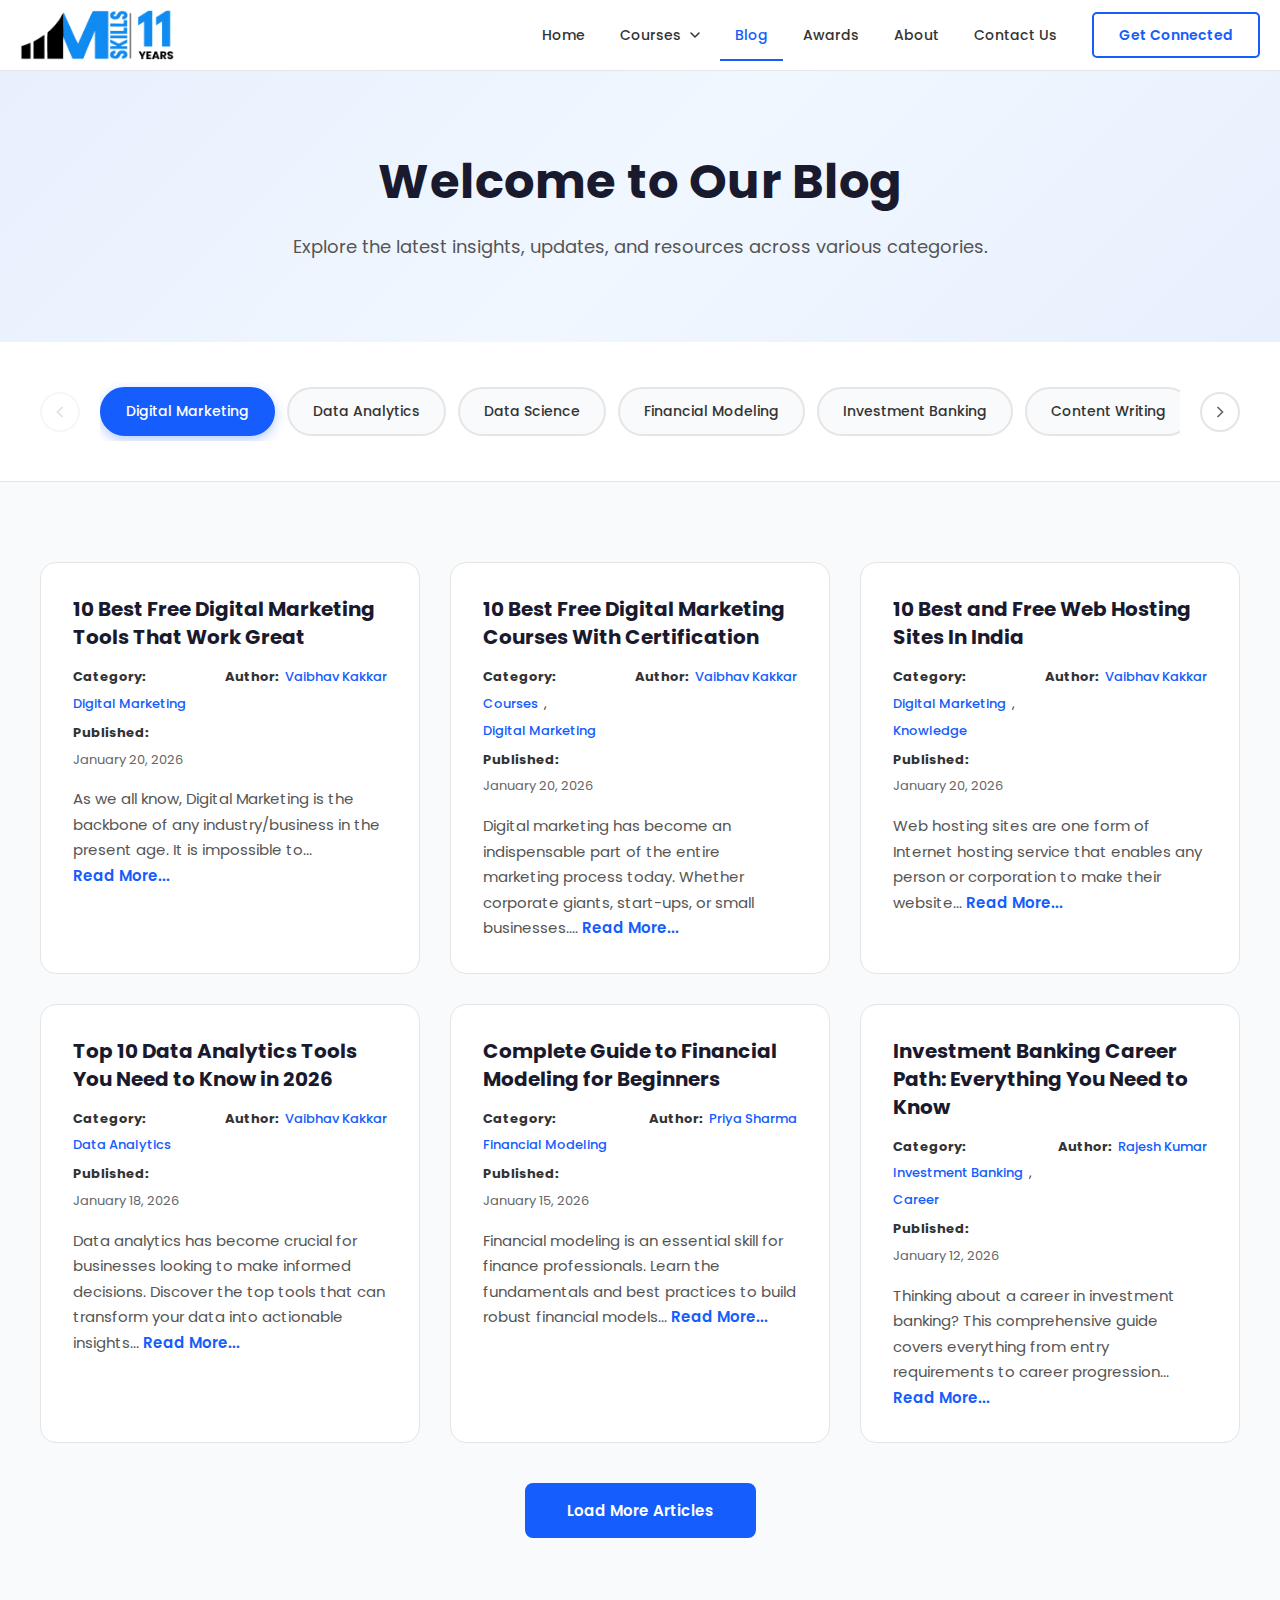
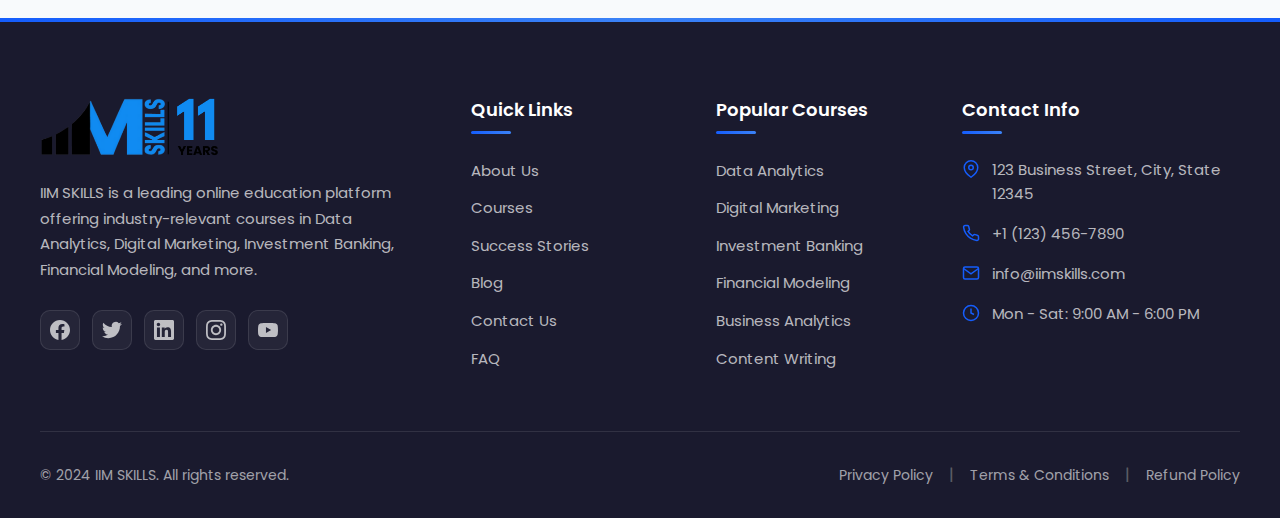
<file: blog.html>
<!DOCTYPE html>
<html lang="en">
<head>
    <meta charset="UTF-8">
    <meta name="viewport" content="width=device-width, initial-scale=1.0">
    <title>Blog - IIM SKILLS</title>
    <link rel="stylesheet" href="css/global.css">
    <link rel="stylesheet" href="css/style.css">
    <link rel="stylesheet" href="css/blog.css">
</head>
<body>

    <header class="header">
        <div class="header-container">
            <!-- Logo -->
            <div class="logo">
                <a href="index.html">
                    <img src="images/iim-skills-official-logo.png" alt="Logo">
                </a>
            </div>

            <!-- Hamburger Menu -->
            <button class="hamburger" id="hamburger">
                <span></span>
                <span></span>
                <span></span>
            </button>

            <!-- Navigation -->
            <nav class="nav" id="nav">
                <ul class="nav-list">
                    <li class="nav-item">
                        <a href="index.html">Home</a>
                    </li>
                    <li class="nav-item has-mega-menu">
                        <a href="#">
                            Courses
                            <svg width="10" height="6" viewBox="0 0 10 6" fill="none" class="dropdown-arrow">
                                <path d="M1 1L5 5L9 1" stroke="currentColor" stroke-width="1.5" stroke-linecap="round" stroke-linejoin="round"/>
                            </svg>
                        </a>
                        
                        <!-- Mega Menu -->
                        <div class="mega-menu">
                            <div class="mega-menu-container">
                                <!-- Foundation Courses -->
                                <div class="mega-menu-column">
                                    <h3 class="mega-menu-title">Foundation</h3>
                                    <ul class="mega-menu-list">
                                        <li><a href="course-detail.html">Digital Marketing Fundamentals</a></li>
                                        <li><a href="#">Search Engine Optimization (SEO)</a></li>
                                        <li><a href="#">Social Media Marketing (Organic + Paid) (combined)</a></li>
                                        <li><a href="#">Search Engine Marketing (Google Ads / PPC)</a></li>
                                        <li><a href="#">Content Marketing & Copywriting</a></li>
                                        <li><a href="#">Email Marketing</a></li>
                                        <li><a href="#">Performance Marketing (Meta, Google, Funnels, ROAS)</a></li>
                                    </ul>
                                </div>

                                <!-- Job-Ready & Performance Focus Courses -->
                                <div class="mega-menu-column">
                                    <h3 class="mega-menu-title">Job-Ready & Performance Focus</h3>
                                    <ul class="mega-menu-list">
                                        <li><a href="#">E-Commerce Marketing (D2C, Shopify, Amazon, Flipkart)</a></li>
                                        <li><a href="#">Marketing Automation (CRM, Funnels, Email, WhatsApp)</a></li>
                                        <li><a href="#">LinkedIn Marketing (B2B & Personal Branding)</a></li>
                                        <li><a href="#">Influencer Marketing (YouTube & Instagram)</a></li>
                                    </ul>
                                </div>

                                <!-- AI + Future-Ready Courses -->
                                <div class="mega-menu-column">
                                    <h3 class="mega-menu-title">AI + Future-Ready</h3>
                                    <ul class="mega-menu-list">
                                        <li><a href="#">AI for Digital Marketing (ChatGPT for ads, SEO, content, AI creativity)</a></li>
                                        <li><a href="#">Generative Engine Optimization (GEO)</a></li>
                                        <li><a href="#">Marketing Automation</a></li>
                                    </ul>
                                </div>

                                <!-- Advanced Courses -->
                                <div class="mega-menu-column">
                                    <h3 class="mega-menu-title">Advanced</h3>
                                    <ul class="mega-menu-list">
                                        <li><a href="#">Programmatic Advertising</a></li>
                                        <li><a href="#">Salesforce Marketing Cloud</a></li>
                                        <li><a href="#">MarTech & Analytics</a></li>
                                        <li><a href="#">HubSpot CRM & Marketing Hub</a></li>
                                        <li><a href="#">Zoho CRM + Campaigns</a></li>
                                    </ul>
                                </div>
                            </div>
                        </div>
                    </li>
                    <li class="nav-item active">
                        <a href="blog.html">Blog</a>
                    </li>
                    <li class="nav-item">
                        <a href="awards.html">Awards</a>
                    </li>
                    <li class="nav-item">
                        <a href="About.html">About</a>
                    </li>
                    <li class="nav-item">
                        <a href="contact.html">Contact Us</a>
                    </li>
                </ul>
                <a href="#" class="cta-btn">Get Connected</a>
            </nav>
        </div>
    </header>

    <!-- Blog Hero Section -->
    <section class="blog-hero">
        <div class="blog-hero-container">
            <h1 class="blog-hero-title">Welcome to Our Blog</h1>
            <p class="blog-hero-subtitle">Explore the latest insights, updates, and resources across various categories.</p>
        </div>
    </section>

    <!-- Blog Categories -->
    <section class="blog-categories">
        <div class="blog-categories-container">
            <div class="categories-slider-wrapper">
                <button class="category-nav category-nav-prev" id="categoryPrev">
                    <svg width="20" height="20" viewBox="0 0 24 24" fill="none" stroke="currentColor" stroke-width="2">
                        <polyline points="15 18 9 12 15 6"/>
                    </svg>
                </button>
                
                <div class="categories-slider" id="categoriesSlider">
                    <button class="category-btn active" data-category="all">Digital Marketing</button>
                    <button class="category-btn" data-category="data-analytics">Data Analytics</button>
                    <button class="category-btn" data-category="data-science">Data Science</button>
                    <button class="category-btn" data-category="financial-modeling">Financial Modeling</button>
                    <button class="category-btn" data-category="investment-banking">Investment Banking</button>
                    <button class="category-btn" data-category="content-writing">Content Writing</button>
                    <button class="category-btn" data-category="medical-coding">Medical Coding</button>
                    <button class="category-btn" data-category="technical-writing">Technical Writing</button>
                    <button class="category-btn" data-category="business-accounting">Business Accounting & Taxation</button>
                    <button class="category-btn" data-category="content-marketing">Content Marketing</button>
                    <button class="category-btn" data-category="creative-writing">Creative Writing</button>
                    <button class="category-btn" data-category="gst">GST</button>
                    <button class="category-btn" data-category="seo">SEO</button>
                </div>

                <button class="category-nav category-nav-next" id="categoryNext">
                    <svg width="20" height="20" viewBox="0 0 24 24" fill="none" stroke="currentColor" stroke-width="2">
                        <polyline points="9 18 15 12 9 6"/>
                    </svg>
                </button>
            </div>
        </div>
    </section>

    <!-- Blog Grid Section -->
    <section class="blog-grid-section">
        <div class="blog-grid-container">
            <!-- Blog Card 1 -->
            <article class="blog-card" data-category="digital-marketing" onclick="window.location.href='detail.html';" style="cursor: pointer;">
                <div class="blog-card-content">
                    <h2 class="blog-card-title">10 Best Free Digital Marketing Tools That Work Great</h2>
                    
                    <div class="blog-card-meta-wrapper">
                        <div class="meta-left">
                            <div class="meta-item">
                                <span class="meta-label">Category:</span>
                                <a href="#" class="meta-link" onclick="event.stopPropagation();">Digital Marketing</a>
                            </div>
                            <div class="meta-item">
                                <span class="meta-label">Published:</span>
                                <span class="meta-text">January 20, 2026</span>
                            </div>
                        </div>
                        <div class="meta-right">
                            <div class="meta-item">
                                <span class="meta-label">Author:</span>
                                <a href="#" class="meta-link" onclick="event.stopPropagation();">Vaibhav Kakkar</a>
                            </div>
                        </div>
                    </div>

                    <p class="blog-card-excerpt">
                        As we all know, Digital Marketing is the backbone of any industry/business in the present age. It is impossible to... <a href="detail.html" class="read-more" onclick="event.stopPropagation();">Read More...</a>
                    </p>
                </div>
            </article>

            <!-- Blog Card 2 -->
            <article class="blog-card" data-category="digital-marketing">
                <div class="blog-card-content">
                    <h2 class="blog-card-title">10 Best Free Digital Marketing Courses With Certification</h2>
                    
                    <div class="blog-card-meta-wrapper">
                        <div class="meta-left">
                            <div class="meta-item">
                                <span class="meta-label">Category:</span>
                                <a href="#" class="meta-link">Courses</a>, 
                                <a href="#" class="meta-link">Digital Marketing</a>
                            </div>
                            <div class="meta-item">
                                <span class="meta-label">Published:</span>
                                <span class="meta-text">January 20, 2026</span>
                            </div>
                        </div>
                        <div class="meta-right">
                            <div class="meta-item">
                                <span class="meta-label">Author:</span>
                                <a href="#" class="meta-link">Vaibhav Kakkar</a>
                            </div>
                        </div>
                    </div>

                    <p class="blog-card-excerpt">
                        Digital marketing has become an indispensable part of the entire marketing process today. Whether corporate giants, start-ups, or small businesses.... <a href="#" class="read-more">Read More...</a>
                    </p>
                </div>
            </article>

            <!-- Blog Card 3 -->
            <article class="blog-card" data-category="digital-marketing">
                <div class="blog-card-content">
                    <h2 class="blog-card-title">10 Best and Free Web Hosting Sites In India</h2>
                    
                    <div class="blog-card-meta-wrapper">
                        <div class="meta-left">
                            <div class="meta-item">
                                <span class="meta-label">Category:</span>
                                <a href="#" class="meta-link">Digital Marketing</a>, 
                                <a href="#" class="meta-link">Knowledge</a>
                            </div>
                            <div class="meta-item">
                                <span class="meta-label">Published:</span>
                                <span class="meta-text">January 20, 2026</span>
                            </div>
                        </div>
                        <div class="meta-right">
                            <div class="meta-item">
                                <span class="meta-label">Author:</span>
                                <a href="#" class="meta-link">Vaibhav Kakkar</a>
                            </div>
                        </div>
                    </div>

                    <p class="blog-card-excerpt">
                        Web hosting sites are one form of Internet hosting service that enables any person or corporation to make their website... <a href="#" class="read-more">Read More...</a>
                    </p>
                </div>
            </article>

            <!-- Blog Card 4 -->
            <article class="blog-card" data-category="data-analytics">
                <div class="blog-card-content">
                    <h2 class="blog-card-title">Top 10 Data Analytics Tools You Need to Know in 2026</h2>
                    
                    <div class="blog-card-meta-wrapper">
                        <div class="meta-left">
                            <div class="meta-item">
                                <span class="meta-label">Category:</span>
                                <a href="#" class="meta-link">Data Analytics</a>
                            </div>
                            <div class="meta-item">
                                <span class="meta-label">Published:</span>
                                <span class="meta-text">January 18, 2026</span>
                            </div>
                        </div>
                        <div class="meta-right">
                            <div class="meta-item">
                                <span class="meta-label">Author:</span>
                                <a href="#" class="meta-link">Vaibhav Kakkar</a>
                            </div>
                        </div>
                    </div>

                    <p class="blog-card-excerpt">
                        Data analytics has become crucial for businesses looking to make informed decisions. Discover the top tools that can transform your data into actionable insights... <a href="#" class="read-more">Read More...</a>
                    </p>
                </div>
            </article>

            <!-- Blog Card 5 -->
            <article class="blog-card" data-category="financial-modeling">
                <div class="blog-card-content">
                    <h2 class="blog-card-title">Complete Guide to Financial Modeling for Beginners</h2>
                    
                    <div class="blog-card-meta-wrapper">
                        <div class="meta-left">
                            <div class="meta-item">
                                <span class="meta-label">Category:</span>
                                <a href="#" class="meta-link">Financial Modeling</a>
                            </div>
                            <div class="meta-item">
                                <span class="meta-label">Published:</span>
                                <span class="meta-text">January 15, 2026</span>
                            </div>
                        </div>
                        <div class="meta-right">
                            <div class="meta-item">
                                <span class="meta-label">Author:</span>
                                <a href="#" class="meta-link">Priya Sharma</a>
                            </div>
                        </div>
                    </div>

                    <p class="blog-card-excerpt">
                        Financial modeling is an essential skill for finance professionals. Learn the fundamentals and best practices to build robust financial models... <a href="#" class="read-more">Read More...</a>
                    </p>
                </div>
            </article>

            <!-- Blog Card 6 -->
            <article class="blog-card" data-category="investment-banking">
                <div class="blog-card-content">
                    <h2 class="blog-card-title">Investment Banking Career Path: Everything You Need to Know</h2>
                    
                    <div class="blog-card-meta-wrapper">
                        <div class="meta-left">
                            <div class="meta-item">
                                <span class="meta-label">Category:</span>
                                <a href="#" class="meta-link">Investment Banking</a>, 
                                <a href="#" class="meta-link">Career</a>
                            </div>
                            <div class="meta-item">
                                <span class="meta-label">Published:</span>
                                <span class="meta-text">January 12, 2026</span>
                            </div>
                        </div>
                        <div class="meta-right">
                            <div class="meta-item">
                                <span class="meta-label">Author:</span>
                                <a href="#" class="meta-link">Rajesh Kumar</a>
                            </div>
                        </div>
                    </div>

                    <p class="blog-card-excerpt">
                        Thinking about a career in investment banking? This comprehensive guide covers everything from entry requirements to career progression... <a href="#" class="read-more">Read More...</a>
                    </p>
                </div>
            </article>
        </div>

        <!-- Load More Button -->
        <div class="load-more-wrapper">
            <button class="btn-load-more">Load More Articles</button>
        </div>
    </section>

    <!-- Footer -->
    <footer class="footer">
        <div class="footer-container">
            <!-- Footer Top -->
            <div class="footer-top">
                <!-- Footer Column 1 - About -->
                <div class="footer-column">
                    <div class="footer-logo">
                        <img src="images/iim-skills-official-logo.png" alt="IIM SKILLS Logo">
                    </div>
                    <p class="footer-description">
                        IIM SKILLS is a leading online education platform offering industry-relevant courses in Data Analytics, Digital Marketing, Investment Banking, Financial Modeling, and more.
                    </p>
                    <div class="footer-social">
                        <a href="#" class="social-link" aria-label="Facebook">
                            <svg width="20" height="20" viewBox="0 0 24 24" fill="currentColor">
                                <path d="M24 12.073c0-6.627-5.373-12-12-12s-12 5.373-12 12c0 5.99 4.388 10.954 10.125 11.854v-8.385H7.078v-3.47h3.047V9.43c0-3.007 1.792-4.669 4.533-4.669 1.312 0 2.686.235 2.686.235v2.953H15.83c-1.491 0-1.956.925-1.956 1.874v2.25h3.328l-.532 3.47h-2.796v8.385C19.612 23.027 24 18.062 24 12.073z"/>
                            </svg>
                        </a>
                        <a href="#" class="social-link" aria-label="Twitter">
                            <svg width="20" height="20" viewBox="0 0 24 24" fill="currentColor">
                                <path d="M23.953 4.57a10 10 0 01-2.825.775 4.958 4.958 0 002.163-2.723c-.951.555-2.005.959-3.127 1.184a4.92 4.92 0 00-8.384 4.482C7.69 8.095 4.067 6.13 1.64 3.162a4.822 4.822 0 00-.666 2.475c0 1.71.87 3.213 2.188 4.096a4.904 4.904 0 01-2.228-.616v.06a4.923 4.923 0 003.946 4.827 4.996 4.996 0 01-2.212.085 4.936 4.936 0 004.604 3.417 9.867 9.867 0 01-6.102 2.105c-.39 0-.779-.023-1.17-.067a13.995 13.995 0 007.557 2.209c9.053 0 13.998-7.496 13.998-13.985 0-.21 0-.42-.015-.63A9.935 9.935 0 0024 4.59z"/>
                            </svg>
                        </a>
                        <a href="#" class="social-link" aria-label="LinkedIn">
                            <svg width="20" height="20" viewBox="0 0 24 24" fill="currentColor">
                                <path d="M20.447 20.452h-3.554v-5.569c0-1.328-.027-3.037-1.852-3.037-1.853 0-2.136 1.445-2.136 2.939v5.667H9.351V9h3.414v1.561h.046c.477-.9 1.637-1.85 3.37-1.85 3.601 0 4.267 2.37 4.267 5.455v6.286zM5.337 7.433c-1.144 0-2.063-.926-2.063-2.065 0-1.138.92-2.063 2.063-2.063 1.14 0 2.064.925 2.064 2.063 0 1.139-.925 2.065-2.064 2.065zm1.782 13.019H3.555V9h3.564v11.452zM22.225 0H1.771C.792 0 0 .774 0 1.729v20.542C0 23.227.792 24 1.771 24h20.451C23.2 24 24 23.227 24 22.271V1.729C24 .774 23.2 0 22.222 0h.003z"/>
                            </svg>
                        </a>
                        <a href="#" class="social-link" aria-label="Instagram">
                            <svg width="20" height="20" viewBox="0 0 24 24" fill="currentColor">
                                <path d="M12 0C8.74 0 8.333.015 7.053.072 5.775.132 4.905.333 4.14.63c-.789.306-1.459.717-2.126 1.384S.935 3.35.63 4.14C.333 4.905.131 5.775.072 7.053.012 8.333 0 8.74 0 12s.015 3.667.072 4.947c.06 1.277.261 2.148.558 2.913.306.788.717 1.459 1.384 2.126.667.666 1.336 1.079 2.126 1.384.766.296 1.636.499 2.913.558C8.333 23.988 8.74 24 12 24s3.667-.015 4.947-.072c1.277-.06 2.148-.262 2.913-.558.788-.306 1.459-.718 2.126-1.384.666-.667 1.079-1.335 1.384-2.126.296-.765.499-1.636.558-2.913.06-1.28.072-1.687.072-4.947s-.015-3.667-.072-4.947c-.06-1.277-.262-2.149-.558-2.913-.306-.789-.718-1.459-1.384-2.126C21.319 1.347 20.651.935 19.86.63c-.765-.297-1.636-.499-2.913-.558C15.667.012 15.26 0 12 0zm0 2.16c3.203 0 3.585.016 4.85.071 1.17.055 1.805.249 2.227.415.562.217.96.477 1.382.896.419.42.679.819.896 1.381.164.422.36 1.057.413 2.227.057 1.266.07 1.646.07 4.85s-.015 3.585-.074 4.85c-.061 1.17-.256 1.805-.421 2.227-.224.562-.479.96-.899 1.382-.419.419-.824.679-1.38.896-.42.164-1.065.36-2.235.413-1.274.057-1.649.07-4.859.07-3.211 0-3.586-.015-4.859-.074-1.171-.061-1.816-.256-2.236-.421-.569-.224-.96-.479-1.379-.899-.421-.419-.69-.824-.9-1.38-.165-.42-.359-1.065-.42-2.235-.045-1.26-.061-1.649-.061-4.844 0-3.196.016-3.586.061-4.861.061-1.17.255-1.814.42-2.234.21-.57.479-.96.9-1.381.419-.419.81-.689 1.379-.898.42-.166 1.051-.361 2.221-.421 1.275-.045 1.65-.06 4.859-.06l.045.03zm0 3.678c-3.405 0-6.162 2.76-6.162 6.162 0 3.405 2.76 6.162 6.162 6.162 3.405 0 6.162-2.76 6.162-6.162 0-3.405-2.76-6.162-6.162-6.162zM12 16c-2.21 0-4-1.79-4-4s1.79-4 4-4 4 1.79 4 4-1.79 4-4 4zm7.846-10.405c0 .795-.646 1.44-1.44 1.44-.795 0-1.44-.646-1.44-1.44 0-.794.646-1.439 1.44-1.439.793-.001 1.44.645 1.44 1.439z"/>
                            </svg>
                        </a>
                        <a href="#" class="social-link" aria-label="YouTube">
                            <svg width="20" height="20" viewBox="0 0 24 24" fill="currentColor">
                                <path d="M23.498 6.186a3.016 3.016 0 0 0-2.122-2.136C19.505 3.545 12 3.545 12 3.545s-7.505 0-9.377.505A3.017 3.017 0 0 0 .502 6.186C0 8.07 0 12 0 12s0 3.93.502 5.814a3.016 3.016 0 0 0 2.122 2.136c1.871.505 9.376.505 9.376.505s7.505 0 9.377-.505a3.015 3.015 0 0 0 2.122-2.136C24 15.93 24 12 24 12s0-3.93-.502-5.814zM9.545 15.568V8.432L15.818 12l-6.273 3.568z"/>
                            </svg>
                        </a>
                    </div>
                </div>

                <!-- Footer Column 2 - Quick Links -->
                <div class="footer-column">
                    <h4 class="footer-title">Quick Links</h4>
                    <ul class="footer-links">
                        <li><a href="#">About Us</a></li>
                        <li><a href="#">Courses</a></li>
                        <li><a href="#">Success Stories</a></li>
                        <li><a href="blog.html">Blog</a></li>
                        <li><a href="#">Contact Us</a></li>
                        <li><a href="#">FAQ</a></li>
                    </ul>
                </div>

                <!-- Footer Column 3 - Popular Courses -->
                <div class="footer-column">
                    <h4 class="footer-title">Popular Courses</h4>
                    <ul class="footer-links">
                        <li><a href="#">Data Analytics</a></li>
                        <li><a href="#">Digital Marketing</a></li>
                        <li><a href="#">Investment Banking</a></li>
                        <li><a href="#">Financial Modeling</a></li>
                        <li><a href="#">Business Analytics</a></li>
                        <li><a href="#">Content Writing</a></li>
                    </ul>
                </div>

                <!-- Footer Column 4 - Contact Info -->
                <div class="footer-column">
                    <h4 class="footer-title">Contact Info</h4>
                    <ul class="footer-contact">
                        <li>
                            <svg width="18" height="18" viewBox="0 0 24 24" fill="none" stroke="currentColor" stroke-width="2">
                                <path d="M21 10c0 7-9 13-9 13s-9-6-9-13a9 9 0 0 1 18 0z"/>
                                <circle cx="12" cy="10" r="3"/>
                            </svg>
                            <span>123 Business Street, City, State 12345</span>
                        </li>
                        <li>
                            <svg width="18" height="18" viewBox="0 0 24 24" fill="none" stroke="currentColor" stroke-width="2">
                                <path d="M22 16.92v3a2 2 0 01-2.18 2 19.79 19.79 0 01-8.63-3.07 19.5 19.5 0 01-6-6 19.79 19.79 0 01-3.07-8.67A2 2 0 014.11 2h3a2 2 0 012 1.72c.127.96.361 1.903.7 2.81a2 2 0 01-.45 2.11L8.09 9.91a16 16 0 006 6l1.27-1.27a2 2 0 012.11-.45c.907.339 1.85.573 2.81.7A2 2 0 0122 16.92z"/>
                            </svg>
                            <span>+1 (123) 456-7890</span>
                        </li>
                        <li>
                            <svg width="18" height="18" viewBox="0 0 24 24" fill="none" stroke="currentColor" stroke-width="2">
                                <path d="M4 4h16c1.1 0 2 .9 2 2v12c0 1.1-.9 2-2 2H4c-1.1 0-2-.9-2-2V6c0-1.1.9-2 2-2z"/>
                                <polyline points="22,6 12,13 2,6"/>
                            </svg>
                            <span>info@iimskills.com</span>
                        </li>
                        <li>
                            <svg width="18" height="18" viewBox="0 0 24 24" fill="none" stroke="currentColor" stroke-width="2">
                                <circle cx="12" cy="12" r="10"/>
                                <polyline points="12 6 12 12 16 14"/>
                            </svg>
                            <span>Mon - Sat: 9:00 AM - 6:00 PM</span>
                        </li>
                    </ul>
                </div>
            </div>

            <!-- Footer Bottom -->
            <div class="footer-bottom">
                <div class="footer-bottom-content">
                    <p class="copyright">© 2024 IIM SKILLS. All rights reserved.</p>
                    <div class="footer-bottom-links">
                        <a href="#">Privacy Policy</a>
                        <span class="separator">|</span>
                        <a href="#">Terms & Conditions</a>
                        <span class="separator">|</span>
                        <a href="#">Refund Policy</a>
                    </div>
                </div>
            </div>
        </div>
    </footer>

    <script src="js/script.js"></script>
    <script src="js/blog.js"></script>
</body>
</html>
</file>
<file: css/global.css>
/* ================================
   Global CSS Variables & Settings
================================ */

/* Google Fonts Import - Poppins */
@import url('https://fonts.googleapis.com/css2?family=Poppins:wght@300;400;500;600;700&display=swap');

:root {
    /* Fonts */
    --font-primary: "Poppins", sans-serif;

    /* Primary Colors */
    --primary-blue: #155dfc;
    --primary-blue-hover: #1249d6;
    --primary-dark: #1a1a2e;

    /* Neutral Colors */
    --white: #ffffff;
    --black: #000000;
    --gray-100: #f8fafc;
    --gray-200: #eef2f6;
    --gray-300: #e5e5e5;
    --gray-400: #ddd;
    --gray-500: #999;
    --gray-600: #777;
    --gray-700: #666;
    --gray-800: #333;

    /* Accent Colors */
    --accent-yellow: #d4a900;
    --accent-light-blue: #ebf4fe;

    /* Spacing */
    --container-max: 1600px;
    --container-padding: 40px;

    /* Border Radius */
    --radius-sm: 5px;
    --radius-md: 8px;
    --radius-lg: 12px;

    /* Transitions */
    --transition-fast: 0.2s ease;
    --transition-normal: 0.3s ease;
}

/* Global Reset & Base Styles */
*,
*::before,
*::after {
    margin: 0;
    padding: 0;
    box-sizing: border-box;
}

html {
    scroll-behavior: smooth;
    -webkit-font-smoothing: antialiased;
    -moz-osx-font-smoothing: grayscale;
}

body {
    font-family: var(--font-primary);
    font-size: 16px;
    line-height: 1.6;
    color: var(--gray-800);
    background-color: var(--white);
}

/* Typography */
h1, h2, h3, h4, h5, h6 {
    font-family: var(--font-primary);
    font-weight: 600;
    line-height: 1.3;
    color: var(--primary-dark);
}

p {
    font-family: var(--font-primary);
}

a {
    text-decoration: none;
    color: inherit;
    transition: var(--transition-normal);
}

ul, ol {
    list-style: none;
}

img {
    max-width: 100%;
    height: auto;
    display: block;
}

button, input, textarea, select {
    font-family: var(--font-primary);
    font-size: inherit;
}

button {
    cursor: pointer;
    border: none;
    background: none;
}

/* Selection */
::selection {
    background: var(--primary-blue);
    color: var(--white);
}

/* Scrollbar Styling */
::-webkit-scrollbar {
    width: 8px;
    height: 8px;
}

::-webkit-scrollbar-track {
    background: var(--gray-100);
}

::-webkit-scrollbar-thumb {
    background: var(--gray-400);
    border-radius: 4px;
}

::-webkit-scrollbar-thumb:hover {
    background: var(--gray-500);
}

/* ================================
   Header & Navigation
================================ */

/* Header */
.header {
    background: #fff;
    border-bottom: 1px solid #e5e5e5;
    position: sticky;
    top: 0;
    z-index: 1000;
}

.header-container {
    max-width: 1400px;
    margin: 0 auto;
    padding: 0 20px;
    display: flex;
    align-items: center;
    height: 70px;
}

/* Logo */
.logo {
    flex-shrink: 0;
}

.logo img {
    height: 50px;
    width: auto;
}

/* Navigation */
.nav {
    display: flex;
    align-items: center;
    margin-left: auto;
}

.nav-list {
    display: flex;
    align-items: center;
    gap: 5px;
}

.nav-item {
    position: relative;
}

.nav-item > a {
    display: flex;
    align-items: center;
    gap: 5px;
    padding: 10px 15px;
    color: #333;
    font-size: 14px;
    font-weight: 500;
    transition: color 0.3s ease;
}

.nav-item > a:hover {
    color: #155dfc;
}

.nav-item svg {
    width: 10px;
    height: 6px;
}

/* Active/Hover State */
.nav-item > a:hover,
.nav-item.active > a {
    color: #155dfc;
    position: relative;
}

.nav-item > a::after {
    content: '';
    position: absolute;
    bottom: -5px;
    left: 0;
    width: 0;
    height: 2px;
    background: #155dfc;
    transition: width 0.3s ease;
}

.nav-item > a:hover::after,
.nav-item.active > a::after {
    width: 100%;
}

/* Dropdown Arrow */
.dropdown-arrow {
    margin-left: 4px;
    transition: transform 0.3s ease;
}

.nav-item.has-mega-menu:hover .dropdown-arrow {
    transform: rotate(180deg);
}

/* Mega Menu */
.nav-item.has-mega-menu {
    position: static;
}

.mega-menu {
    position: absolute;
    top: 100%;
    left: 0;
    right: 0;
    width: 100%;
    background: #ffffff;
    box-shadow: 0 10px 40px rgba(0, 0, 0, 0.15);
    border-top: 4px solid #155dfc;
    opacity: 0;
    visibility: hidden;
    transform: translateY(-10px);
    transition: all 0.4s cubic-bezier(0.4, 0, 0.2, 1);
    z-index: 1000;
    pointer-events: none;
}

/* Desktop: Show mega menu on hover (only works on desktop) */
@media (min-width: 901px) {
    .nav-item.has-mega-menu:hover .mega-menu {
        opacity: 1;
        visibility: visible;
        transform: translateY(0);
        pointer-events: auto;
    }
}

.mega-menu-container {
    max-width: 1400px;
    margin: 0 auto;
    padding: 60px 40px;
    display: grid;
    grid-template-columns: repeat(4, 1fr);
    gap: 60px;
}

/* Mega Menu Column */
.mega-menu-column {
    display: flex;
    flex-direction: column;
}

.mega-menu-title {
    font-size: 13px;
    font-weight: 700;
    color: #155dfc;
    letter-spacing: 0.5px;
    margin: 0 0 20px 0;
    padding-bottom: 12px;
    border-bottom: 2px solid #e5e5e5;
    text-transform: uppercase;
}

.mega-menu-list {
    list-style: none;
    display: flex;
    flex-direction: column;
    gap: 0;
}

.mega-menu-list li {
    border-bottom: 1px solid #f0f0f0;
}

.mega-menu-list li:last-child {
    border-bottom: none;
}

.mega-menu-list li a {
    display: block;
    padding: 12px 16px;
    font-size: 14px;
    color: #333;
    text-decoration: none;
    transition: all 0.3s ease;
    border-radius: 8px;
    position: relative;
    margin: 2px 0;
}

.mega-menu-list li a::before {
    content: '';
    position: absolute;
    left: 0;
    top: 50%;
    transform: translateY(-50%);
    width: 0;
    height: 2px;
    background: #155dfc;
    transition: width 0.3s ease;
}

.mega-menu-list li a:hover {
    background: #f0f7ff;
    color: #155dfc;
    padding-left: 24px;
}

.mega-menu-list li a:hover::before {
    width: 12px;
}

/* CTA Button */
.cta-btn {
    margin-left: 20px;
    padding: 10px 25px;
    border: 2px solid #155dfc;
    border-radius: 5px;
    color: #155dfc;
    font-size: 14px;
    font-weight: 600;
    transition: all 0.3s ease;
}

.cta-btn:hover {
    background: #155dfc;
    color: #fff;
}

/* Hamburger Menu */
.hamburger {
    display: none;
    flex-direction: column;
    justify-content: space-between;
    width: 28px;
    height: 20px;
    background: transparent;
    border: none;
    cursor: pointer;
    padding: 0;
    margin-left: auto;
}

.hamburger span {
    width: 100%;
    height: 3px;
    background: #333;
    border-radius: 2px;
    transition: all 0.3s ease;
}

.hamburger.active span:nth-child(1) {
    transform: rotate(45deg) translate(6px, 6px);
}

.hamburger.active span:nth-child(2) {
    opacity: 0;
}

.hamburger.active span:nth-child(3) {
    transform: rotate(-45deg) translate(6px, -6px);
}

/* Header Responsive */
@media (max-width: 1024px) {
    .nav-item > a {
        padding: 10px 10px;
        font-size: 13px;
    }

    .cta-btn {
        padding: 8px 15px;
    }
}

@media (max-width: 900px) {
    .hamburger {
        display: flex;
    }

    .nav {
        position: fixed;
        top: 70px;
        left: 0;
        right: 0;
        background: #fff;
        flex-direction: column;
        padding: 20px;
        border-bottom: 1px solid #e5e5e5;
        box-shadow: 0 5px 20px rgba(0,0,0,0.1);
        transform: translateY(-150%);
        opacity: 0;
        transition: all 0.3s ease;
        z-index: 999;
    }

    .nav.active {
        transform: translateY(0);
        opacity: 1;
    }

    .nav-list {
        flex-direction: column;
        width: 100%;
        gap: 0;
    }

    .nav-item {
        width: 100%;
        border-bottom: 1px solid #eee;
    }

    .nav-item > a {
        padding: 15px;
        justify-content: space-between;
    }

    /* Reset active styles for mobile */
    .nav-item.active > a {
        background: rgba(21, 93, 252, 0.1);
        border-radius: 5px;
    }

    .nav-item.active > a::after {
        display: none;
    }

    .cta-btn {
        margin: 20px 0 0 0;
        text-align: center;
        width: 100%;
    }

    /* Mega Menu Mobile */
    .nav-item.has-mega-menu {
        position: relative;
    }

    .mega-menu {
        position: static;
        width: 100%;
        margin-left: 0;
        box-shadow: none;
        border-top: none;
        border-left: 3px solid #155dfc;
        margin-top: 10px;
        padding: 0;
        max-height: 0;
        overflow: hidden;
        transition: all 0.4s ease;
        opacity: 1;
        visibility: visible;
        transform: translateY(0);
    }

    /* Mobile: Show mega menu on click (active class) */
    .nav-item.has-mega-menu.mega-menu-active .mega-menu {
        max-height: 2000px;
    }

    /* Disable all hover effects on mobile */
    .nav-item.has-mega-menu:hover .mega-menu {
        /* Override desktop hover */
        position: static;
        max-height: 0;
    }

    .nav-item.has-mega-menu.mega-menu-active:hover .mega-menu {
        max-height: 2000px;
    }

    .mega-menu-container {
        grid-template-columns: 1fr;
        gap: 20px;
        padding: 20px;
    }

    .mega-menu-title {
        font-size: 12px;
        margin-bottom: 12px;
        padding-bottom: 8px;
    }

    .mega-menu-list li a {
        padding: 10px 12px;
        font-size: 13px;
    }
}

@media (max-width: 480px) {
    .header-container {
        padding: 0 15px;
    }

    .logo img {
        height: 40px;
    }
}

/* ================================
   Footer
================================ */
.footer {
    background: #1a1a2e;
    color: #ffffff;
    padding: 80px 0 0;
    position: relative;
}

.footer::before {
    content: '';
    position: absolute;
    top: 0;
    left: 0;
    right: 0;
    height: 4px;
    background: linear-gradient(90deg, #155dfc 0%, #3b82f6 50%, #155dfc 100%);
}

.footer-container {
    max-width: 1400px;
    margin: 0 auto;
    padding: 0 40px;
}

/* Footer Top */
.footer-top {
    display: grid;
    grid-template-columns: 2fr 1fr 1fr 1.5fr;
    gap: 60px;
    padding-bottom: 60px;
    border-bottom: 1px solid rgba(255, 255, 255, 0.1);
}

/* Footer Column */
.footer-column {
    display: flex;
    flex-direction: column;
}

/* Footer Logo */
.footer-logo {
    margin-bottom: 24px;
}

.footer-logo img {
    max-width: 180px;
    height: auto;
}

/* Footer Description */
.footer-description {
    font-size: 15px;
    line-height: 1.7;
    color: rgba(255, 255, 255, 0.7);
    margin-bottom: 28px;
}

/* Footer Social */
.footer-social {
    display: flex;
    gap: 12px;
}

.social-link {
    width: 40px;
    height: 40px;
    background: rgba(255, 255, 255, 0.05);
    border-radius: 10px;
    display: flex;
    align-items: center;
    justify-content: center;
    color: rgba(255, 255, 255, 0.7);
    transition: all 0.3s ease;
    border: 1px solid rgba(255, 255, 255, 0.1);
}

.social-link:hover {
    background: #155dfc;
    color: #ffffff;
    transform: translateY(-3px);
    border-color: #155dfc;
    box-shadow: 0 8px 20px rgba(21, 93, 252, 0.3);
}

/* Footer Title */
.footer-title {
    font-size: 18px;
    font-weight: 600;
    color: #ffffff;
    margin-bottom: 24px;
    position: relative;
    padding-bottom: 12px;
}

.footer-title::after {
    content: '';
    position: absolute;
    bottom: 0;
    left: 0;
    width: 40px;
    height: 3px;
    background: linear-gradient(90deg, #155dfc 0%, #3b82f6 100%);
    border-radius: 2px;
}

/* Footer Links */
.footer-links {
    list-style: none;
    display: flex;
    flex-direction: column;
    gap: 12px;
}

.footer-links li a {
    font-size: 15px;
    color: rgba(255, 255, 255, 0.7);
    transition: all 0.3s ease;
    display: inline-block;
    position: relative;
    padding-left: 0;
}

.footer-links li a::before {
    content: '';
    position: absolute;
    left: -20px;
    top: 50%;
    transform: translateY(-50%);
    width: 0;
    height: 2px;
    background: #155dfc;
    transition: width 0.3s ease;
}

.footer-links li a:hover {
    color: #ffffff;
    padding-left: 20px;
}

.footer-links li a:hover::before {
    width: 12px;
}

/* Footer Contact */
.footer-contact {
    list-style: none;
    display: flex;
    flex-direction: column;
    gap: 16px;
}

.footer-contact li {
    display: flex;
    align-items: flex-start;
    gap: 12px;
    font-size: 15px;
    color: rgba(255, 255, 255, 0.7);
    line-height: 1.6;
}

.footer-contact li svg {
    flex-shrink: 0;
    margin-top: 2px;
    color: #155dfc;
}

.footer-contact li span {
    flex: 1;
}

/* Footer Bottom */
.footer-bottom {
    padding: 30px 0;
}

.footer-bottom-content {
    display: flex;
    align-items: center;
    justify-content: space-between;
    flex-wrap: wrap;
    gap: 20px;
}

.copyright {
    font-size: 14px;
    color: rgba(255, 255, 255, 0.6);
}

.footer-bottom-links {
    display: flex;
    align-items: center;
    gap: 16px;
    flex-wrap: wrap;
}

.footer-bottom-links a {
    font-size: 14px;
    color: rgba(255, 255, 255, 0.6);
    transition: color 0.3s ease;
}

.footer-bottom-links a:hover {
    color: #155dfc;
}

.footer-bottom-links .separator {
    color: rgba(255, 255, 255, 0.3);
}

/* Footer Responsive */
@media (max-width: 1024px) {
    .footer-top {
        grid-template-columns: 1fr 1fr;
        gap: 40px;
    }
}

@media (max-width: 768px) {
    .footer {
        padding: 60px 0 0;
    }

    .footer-container {
        padding: 0 20px;
    }

    .footer-top {
        grid-template-columns: 1fr;
        gap: 40px;
        padding-bottom: 40px;
    }

    .footer-logo img {
        max-width: 150px;
    }

    .footer-description {
        font-size: 14px;
    }

    .footer-title {
        font-size: 17px;
        margin-bottom: 20px;
    }

    .footer-links,
    .footer-contact {
        gap: 10px;
    }

    .footer-links li a,
    .footer-contact li {
        font-size: 14px;
    }

    .footer-bottom {
        padding: 24px 0;
    }

    .footer-bottom-content {
        flex-direction: column;
        text-align: center;
        gap: 16px;
    }

    .footer-bottom-links {
        justify-content: center;
    }
}

@media (max-width: 480px) {
    .footer {
        padding: 50px 0 0;
    }

    .footer-top {
        gap: 32px;
        padding-bottom: 32px;
    }

    .footer-social {
        gap: 10px;
    }

    .social-link {
        width: 38px;
        height: 38px;
    }

    .footer-title {
        font-size: 16px;
        margin-bottom: 16px;
    }

    .footer-links li a,
    .footer-contact li {
        font-size: 13px;
    }

    .footer-bottom {
        padding: 20px 0;
    }

    .copyright,
    .footer-bottom-links a {
        font-size: 13px;
    }

    .footer-bottom-links {
        gap: 12px;
    }
}
</file>
<file: css/style.css>
/* ================================
   Component Styles
================================ */

/* Header */
.header {
    background: #fff;
    border-bottom: 1px solid #e5e5e5;
    position: sticky;
    top: 0;
    z-index: 1000;
}

.header-container {
    max-width: 1400px;
    margin: 0 auto;
    padding: 0 20px;
    display: flex;
    align-items: center;
    height: 70px;
}

/* Logo */
.logo {
    flex-shrink: 0;
}

.logo img {
    height: 50px;
    width: auto;
}

/* Navigation */
.nav {
    display: flex;
    align-items: center;
    margin-left: auto;
}

.nav-list {
    display: flex;
    align-items: center;
    gap: 5px;
}

.nav-item {
    position: relative;
}

.nav-item > a {
    display: flex;
    align-items: center;
    gap: 5px;
    padding: 10px 15px;
    color: #333;
    font-size: 14px;
    font-weight: 500;
    transition: color 0.3s ease;
}

.nav-item > a:hover {
    color: #155dfc;
}

.nav-item svg {
    width: 10px;
    height: 6px;
}

/* Active/Hover State */
.nav-item > a:hover,
.nav-item.active > a {
    color: #155dfc;
    position: relative;
}

.nav-item > a::after {
    content: '';
    position: absolute;
    bottom: -5px;
    left: 0;
    width: 0;
    height: 2px;
    background: #155dfc;
    transition: width 0.3s ease;
}

.nav-item > a:hover::after,
.nav-item.active > a::after {
    width: 100%;
}

/* CTA Button */
.cta-btn {
    margin-left: 20px;
    padding: 10px 25px;
    border: 2px solid #155dfc;
    border-radius: 5px;
    color: #155dfc;
    font-size: 14px;
    font-weight: 600;
    transition: all 0.3s ease;
}

.cta-btn:hover {
    background: #155dfc;
    color: #fff;
}

/* Hamburger Menu */
.hamburger {
    display: none;
    flex-direction: column;
    justify-content: space-between;
    width: 28px;
    height: 20px;
    background: transparent;
    border: none;
    cursor: pointer;
    padding: 0;
    margin-left: auto;
}

.hamburger span {
    width: 100%;
    height: 3px;
    background: #333;
    border-radius: 2px;
    transition: all 0.3s ease;
}

.hamburger.active span:nth-child(1) {
    transform: rotate(45deg) translate(6px, 6px);
}

.hamburger.active span:nth-child(2) {
    opacity: 0;
}

.hamburger.active span:nth-child(3) {
    transform: rotate(-45deg) translate(6px, -6px);
}

/* Responsive */
@media (max-width: 1024px) {
    .nav-item > a {
        padding: 10px 10px;
        font-size: 13px;
    }

    .cta-btn {
        padding: 8px 15px;
    }
}

@media (max-width: 900px) {
    .hamburger {
        display: flex;
    }

    .nav {
        position: fixed;
        top: 70px;
        left: 0;
        right: 0;
        background: #fff;
        flex-direction: column;
        padding: 20px;
        border-bottom: 1px solid #e5e5e5;
        box-shadow: 0 5px 20px rgba(0,0,0,0.1);
        transform: translateY(-150%);
        opacity: 0;
        transition: all 0.3s ease;
        z-index: 999;
    }

    .nav.active {
        transform: translateY(0);
        opacity: 1;
    }

    .nav-list {
        flex-direction: column;
        width: 100%;
        gap: 0;
    }

    .nav-item {
        width: 100%;
        border-bottom: 1px solid #eee;
    }

    .nav-item > a {
        padding: 15px;
        justify-content: space-between;
    }

    /* Reset active styles for mobile */
    .nav-item.active > a {
        background: rgba(21, 93, 252, 0.1);
        border-radius: 5px;
    }

    .nav-item.active > a::after {
        display: none;
    }

    .cta-btn {
        margin: 20px 0 0 0;
        text-align: center;
        width: 100%;
    }
}

@media (max-width: 480px) {
    .header-container {
        padding: 0 15px;
    }

    .logo img {
        height: 40px;
    }
}

/* ================================
   Hero Section
================================ */
.hero {
    background: #fff;
    padding: 40px 0 60px;
    overflow: hidden;
    width: 100%;
}

.hero-container {
    width: 100%;
    max-width: 1600px;
    margin: 0 auto;
    padding: 0 20px;
    display: flex;
    align-items: center;
    justify-content: center;
    gap: 20px;
    position: relative;
}

/* Hero Images */
.hero-image {
    position: relative;
    flex-shrink: 0;
    flex-basis: auto;
}

.hero-image img {
    height: 450px;
    width: auto;
    max-width: 100%;
    object-fit: contain;
    display: block;
}

.hero-image-left {
    margin-left: 0;
}

.hero-image-right {
    margin-right: 0;
}

/* Ensure images don't overflow on large screens */
@media (min-width: 1400px) {
    .hero-container {
        padding: 0 40px;
        gap: 40px;
    }
    
    .hero-image-left {
        margin-left: -30px;
    }
    
    .hero-image-right {
        margin-right: -30px;
    }
}

/* Floating Icons */
.floating-icon {
    position: absolute;
    border-radius: 12px;
    display: flex;
    align-items: center;
    justify-content: center;
    animation: float 3s ease-in-out infinite;
}

.icon-check {
    top: 80px;
    right: 20px;
    width: 45px;
    height: 45px;
    background: #155dfc;
    border-radius: 50%;
}

.icon-chart {
    bottom: 80px;
    left: 0;
    width: 60px;
    height: 60px;
    background: #e8f0fe;
    border-radius: 12px;
    padding: 10px;
}

.icon-signal {
    bottom: 100px;
    right: 20px;
    width: 45px;
    height: 45px;
    background: #155dfc;
    border-radius: 50%;
}

@keyframes float {
    0%, 100% { transform: translateY(0); }
    50% { transform: translateY(-10px); }
}

/* Floating Badge */
.floating-badge {
    position: absolute;
    top: 120px;
    right: 0;
    background: #155dfc;
    color: #fff;
    padding: 12px 16px;
    border-radius: 10px;
    text-align: center;
    animation: float 3s ease-in-out infinite;
    animation-delay: 0.5s;
}

.badge-number {
    display: block;
    font-size: 20px;
    font-weight: 700;
}

.badge-text {
    display: block;
    font-size: 12px;
    opacity: 0.9;
}

/* Hero Content */
.hero-content {
    flex: 1 1 auto;
    max-width: 850px;
    min-width: 0;
    text-align: center;
    padding: 0 20px;
}

.hero-title {
    font-size: 42px;
    font-weight: 600;
    color: #1a1a2e;
    line-height: 1.3;
    margin-bottom: 15px;
}

.hero-title span {
    color: #155dfc;
}

.hero-subtitle {
    font-size: 16px;
    color: #666;
    margin-bottom: 30px;
}

/* Stats Bar */
.stats-bar {
    display: flex;
    align-items: center;
    justify-content: center;
    background: linear-gradient(180deg, #f8fafc 0%, #ffffff 100%);
    border-radius: 8px;
    padding: 20px 15px;
    margin-bottom: 35px;
    box-shadow: 0 2px 15px rgba(0,0,0,0.04);
    border: 1px solid #eef2f6;
}

.stat-item {
    display: flex;
    flex-direction: column;
    align-items: center;
    justify-content: center;
    padding: 5px 25px;
}

.stat-top {
    display: flex;
    align-items: center;
    gap: 6px;
    margin-bottom: 4px;
}

.stat-icon {
    display: flex;
    align-items: center;
}

.stat-icon svg {
    width: 18px;
    height: 18px;
}

.stat-value {
    font-size: 16px;
    font-weight: 600;
    color: #1a1a2e;
    white-space: nowrap;
}

.stat-label {
    font-size: 13px;
    color: #666;
}

.stat-divider {
    width: 1px;
    height: 45px;
    background: #e5e5e5;
}

/* Hero Buttons */
.hero-buttons {
    display: flex;
    align-items: center;
    justify-content: center;
    gap: 15px;
    margin-bottom: 25px;
}

.btn {
    padding: 14px 32px;
    border-radius: 8px;
    font-size: 15px;
    font-weight: 600;
    cursor: pointer;
    transition: all 0.3s ease;
    display: inline-block;
}

.btn-primary {
    background: #155dfc;
    color: #fff;
    border: 2px solid #155dfc;
}

.btn-primary:hover {
    background: #1249d6;
    border-color: #1249d6;
}

.btn-outline {
    background: transparent;
    color: #333;
    border: 2px solid #ddd;
}

.btn-outline:hover {
    border-color: #155dfc;
    color: #155dfc;
}

/* Hero Disclaimer */
.hero-disclaimer {
    font-size: 14px;
    color: #666;
    line-height: 1.6;
    white-space: nowrap;
}

.hero-disclaimer span {
    color: #155dfc;
    text-decoration: underline;
}

/* Hero Responsive */
@media (max-width: 1350px) {
    .hero-container {
        gap: 15px;
    }
    
    .hero-image img {
        height: 400px;
    }
    
    .hero-content {
        padding: 0 15px;
    }
}

@media (max-width: 1200px) {
    .hero-container {
        gap: 10px;
    }
    
    .hero-image img {
        height: 380px;
    }

    .hero-title {
        font-size: 36px;
    }

    .hero-content {
        max-width: 600px;
        padding: 0 10px;
    }

    .stat-item {
        padding: 5px 15px;
    }
}

@media (max-width: 1024px) {
    .hero-container {
        flex-direction: column;
        gap: 30px;
        padding: 0 20px;
    }

    .hero-image-left,
    .hero-image-right {
        margin: 0;
        display: none;
    }

    .hero-content {
        max-width: 100%;
        padding: 0;
    }

    .hero-title {
        font-size: 32px;
    }

    .hero-disclaimer {
        white-space: normal;
    }
}

@media (max-width: 768px) {
    .hero {
        padding: 30px 0 40px;
    }

    .hero-title {
        font-size: 28px;
    }

    .stats-bar {
        flex-wrap: wrap;
        gap: 10px;
        padding: 15px 10px;
    }

    .stat-item {
        padding: 10px 20px;
        flex: 1 1 45%;
    }

    .stat-divider {
        display: none;
    }

    .hero-buttons {
        flex-direction: column;
        gap: 10px;
    }

    .btn {
        width: 100%;
        text-align: center;
    }
}

@media (max-width: 480px) {
    .hero-container {
        padding: 0 20px;
    }

    .hero-title {
        font-size: 24px;
    }

    .hero-subtitle {
        font-size: 14px;
    }

    .stat-value {
        font-size: 15px;
    }

    .stat-label {
        font-size: 11px;
    }

    .stat-item {
        padding: 8px 12px;
    }

    .hero-disclaimer {
        font-size: 13px;
    }
}

/* ================================
   Logo Marquee Section
================================ */
.logo-marquee {
    background: #ebf4fe;
    padding: 30px 0;
    overflow: hidden;
    position: relative;
}

.logo-marquee::before,
.logo-marquee::after {
    content: '';
    position: absolute;
    top: 0;
    bottom: 0;
    width: 150px;
    z-index: 2;
    pointer-events: none;
}

.logo-marquee::before {
    left: 0;
    background: linear-gradient(to right, #ebf4fe 0%, transparent 100%);
}

.logo-marquee::after {
    right: 0;
    background: linear-gradient(to left, #ebf4fe 0%, transparent 100%);
}

.marquee-track {
    display: flex;
    width: max-content;
    animation: marquee 25s linear infinite;
}

.marquee-track:hover {
    animation-play-state: paused;
}

.marquee-content {
    display: flex;
    align-items: center;
    gap: 80px;
    padding: 0 40px;
}

.logo-item {
    flex-shrink: 0;
    display: flex;
    align-items: center;
    justify-content: center;
    opacity: 0.8;
    transition: opacity 0.3s ease, transform 0.3s ease;
}

.logo-item:hover {
    opacity: 1;
    transform: scale(1.05);
}

.logo-item img {
    height: 40px;
    width: auto;
    max-width: 150px;
    object-fit: contain;
    filter: grayscale(0%);
}

@keyframes marquee {
    0% {
        transform: translateX(0);
    }
    100% {
        transform: translateX(-50%);
    }
}

/* Logo Marquee Responsive */
@media (max-width: 768px) {
    .logo-marquee {
        padding: 25px 0;
    }

    .marquee-content {
        gap: 50px;
        padding: 0 25px;
    }

    .logo-item img {
        height: 30px;
        max-width: 120px;
    }

    .logo-marquee::before,
    .logo-marquee::after {
        width: 80px;
    }
}

@media (max-width: 480px) {
    .logo-marquee {
        padding: 20px 0;
    }

    .marquee-content {
        gap: 40px;
        padding: 0 20px;
    }

    .logo-item img {
        height: 25px;
        max-width: 100px;
    }

    .logo-marquee::before,
    .logo-marquee::after {
        width: 50px;
    }
}

/* ================================
   Success Stories Section
================================ */
.success-stories {
    background: #f8fafc;
    padding: 70px 0 80px;
}

.success-stories-container {
    max-width: 1400px;
    margin: 0 auto;
    padding: 0 40px;
}

/* Section Header */
.section-header {
    text-align: center;
    margin-bottom: 50px;
}

.section-title {
    font-size: 38px;
    font-weight: 600;
    color: #1a1a2e;
    margin-bottom: 15px;
}

.section-title span {
    color: #155dfc;
}

.section-subtitle {
    font-size: 15px;
    color: #666;
    max-width: 900px;
    margin: 0 auto 30px;
    line-height: 1.7;
}

/* Rating Badges */
.rating-badges {
    display: flex;
    align-items: center;
    justify-content: center;
    gap: 40px;
    flex-wrap: wrap;
}

.rating-badge {
    display: flex;
    align-items: center;
    gap: 8px;
}

.rating-score {
    font-size: 18px;
    font-weight: 600;
    color: #1a1a2e;
}

.rating-score .star {
    color: #FBBF24;
    margin-left: 2px;
}

.rating-divider {
    color: #ddd;
    font-weight: 300;
}

.rating-brand {
    font-size: 14px;
    font-weight: 600;
}

.google-text {
    background: linear-gradient(90deg, #4285F4, #EA4335, #FBBC05, #34A853);
    -webkit-background-clip: text;
    -webkit-text-fill-color: transparent;
    background-clip: text;
    font-size: 16px;
}

.course-report {
    color: #1a1a2e;
    font-size: 10px;
    line-height: 1.2;
    text-transform: uppercase;
    letter-spacing: 0.5px;
}

.glassdoor {
    color: #0CAA41;
    font-size: 14px;
    letter-spacing: 1px;
}

/* Story Cards */
.story-cards {
    display: grid;
    grid-template-columns: repeat(4, 1fr);
    gap: 25px;
    margin-bottom: 40px;
}

.story-card {
    border-radius: 16px;
    overflow: hidden;
    background: #fff;
    box-shadow: 0 4px 20px rgba(0,0,0,0.08);
    transition: transform 0.3s ease, box-shadow 0.3s ease;
}

.story-card:hover {
    transform: translateY(-5px);
    box-shadow: 0 8px 30px rgba(0,0,0,0.12);
}

.card-media {
    position: relative;
    width: 100%;
    padding-top: 130%;
    overflow: hidden;
}

.card-thumbnail {
    position: absolute;
    top: 0;
    left: 0;
    width: 100%;
    height: 100%;
    object-fit: cover;
}

.card-video {
    position: absolute;
    top: 0;
    left: 0;
    width: 100%;
    height: 100%;
    object-fit: cover;
    opacity: 0;
}

/* View More Button */
.view-more-wrapper {
    display: flex;
    justify-content: flex-end;
}

/* Success Stories Responsive */
@media (max-width: 1200px) {
    .story-cards {
        grid-template-columns: repeat(3, 1fr);
    }
}

@media (max-width: 900px) {
    .story-cards {
        grid-template-columns: repeat(2, 1fr);
    }

    .section-title {
        font-size: 32px;
    }

    .rating-badges {
        gap: 25px;
    }
}

@media (max-width: 600px) {
    .success-stories {
        padding: 50px 0 60px;
    }

    .success-stories-container {
        padding: 0 20px;
    }

    .story-cards {
        grid-template-columns: 1fr;
        max-width: 350px;
        margin: 0 auto 40px;
    }

    .section-title {
        font-size: 28px;
    }

    .section-subtitle {
        font-size: 14px;
    }

    .rating-badges {
        flex-direction: column;
        gap: 15px;
    }

    .view-more-wrapper {
        justify-content: center;
    }
}

/* ================================
   Accreditation Banner Section
================================ */
.accreditation-banner {
    background: #ebf4fe;
    padding: 60px 0;
}

.accreditation-container {
    max-width: 1300px;
    margin: 0 auto;
    padding: 0 40px;
}

.banner-box {
    background: linear-gradient(135deg, #4d9fff 0%, #155dfc 50%, #3b82f6 100%);
    border-radius: 25px;
    padding: 50px 60px;
    position: relative;
    display: flex;
    align-items: center;
    justify-content: space-between;
    overflow: visible;
    min-height: 200px;
}

/* Floating Dots */
.dot {
    position: absolute;
    border-radius: 50%;
    opacity: 0.6;
}

.dot-1 {
    width: 35px;
    height: 35px;
    border: 2px solid rgba(255,255,255,0.4);
    top: 25px;
    left: 40px;
}

.dot-2 {
    width: 10px;
    height: 10px;
    background: rgba(255,255,255,0.5);
    top: 50%;
    left: 35%;
}

.dot-3 {
    width: 6px;
    height: 6px;
    background: rgba(255,255,255,0.4);
    top: 30%;
    left: 50%;
}

.dot-4 {
    width: 12px;
    height: 12px;
    background: #fff;
    bottom: 30%;
    left: 38%;
}

.dot-5 {
    width: 14px;
    height: 14px;
    background: #155dfc;
    bottom: 25%;
    right: 35%;
}

.dot-6 {
    width: 20px;
    height: 20px;
    border: 2px solid rgba(255,255,255,0.3);
    top: 20%;
    right: 25%;
}

/* Banner Content */
.banner-content {
    max-width: 650px;
    position: relative;
    z-index: 2;
}

.banner-text {
    font-size: 24px;
    font-weight: 500;
    color: #fff;
    line-height: 1.5;
    margin: 0;
}

/* Banner Image */
.banner-image {
    position: absolute;
    right: -20px;
    bottom: 0;
    z-index: 3;
}

.banner-image img {
    height: 280px;
    width: auto;
    object-fit: contain;
}

/* Accreditation Banner Responsive */
@media (max-width: 1100px) {
    .banner-box {
        padding: 40px 50px;
    }

    .banner-text {
        font-size: 22px;
    }

    .banner-image img {
        height: 240px;
    }

    .banner-content {
        max-width: 550px;
    }
}

@media (max-width: 900px) {
    .banner-box {
        flex-direction: column;
        text-align: center;
        padding: 40px 30px 0;
    }

    .banner-content {
        max-width: 100%;
        margin-bottom: 30px;
    }

    .banner-text {
        font-size: 20px;
    }

    .banner-image {
        position: relative;
        right: auto;
        bottom: auto;
    }

    .banner-image img {
        height: 200px;
    }

    .dot-1, .dot-6 {
        display: none;
    }
}

@media (max-width: 600px) {
    .accreditation-banner {
        padding: 40px 0;
    }

    .accreditation-container {
        padding: 0 20px;
    }

    .banner-box {
        padding: 30px 20px 0;
        border-radius: 18px;
    }

    .banner-text {
        font-size: 18px;
    }

    .banner-image img {
        height: 160px;
    }
}

/* ================================
   Popular Courses Section
================================ */
.popular-courses {
    background: #fff;
    padding: 70px 0 80px;
}

.courses-container {
    max-width: 1400px;
    margin: 0 auto;
    padding: 0 40px;
}

.popular-courses .section-header {
    margin-bottom: 30px;
}

/* Tabs Navigation */
.tabs-nav {
    display: flex;
    align-items: center;
    justify-content: center;
    gap: 10px;
    margin-bottom: 40px;
    flex-wrap: wrap;
}

.tab-btn {
    padding: 12px 24px;
    font-size: 15px;
    font-weight: 500;
    color: #666;
    background: transparent;
    border: none;
    cursor: pointer;
    position: relative;
    transition: all 0.3s ease;
}

.tab-btn::after {
    content: '';
    position: absolute;
    bottom: 0;
    left: 50%;
    transform: translateX(-50%);
    width: 0;
    height: 2px;
    background: #155dfc;
    transition: width 0.3s ease;
}

.tab-btn:hover {
    color: #155dfc;
}

.tab-btn.active {
    color: #155dfc;
    font-weight: 600;
}

.tab-btn.active::after {
    width: 100%;
}

/* Tab Content */
.tabs-content {
    position: relative;
}

.tab-panel {
    display: none;
    animation: fadeIn 0.4s ease;
}

.tab-panel.active {
    display: block;
}

@keyframes fadeIn {
    from {
        opacity: 0;
        transform: translateY(10px);
    }
    to {
        opacity: 1;
        transform: translateY(0);
    }
}

/* Course Cards */
.course-cards {
    display: grid;
    grid-template-columns: repeat(4, 1fr);
    gap: 25px;
}

.course-card {
    background: #fff;
    border-radius: 16px;
    overflow: hidden;
    box-shadow: 0 4px 20px rgba(0,0,0,0.08);
    transition: transform 0.3s ease, box-shadow 0.3s ease;
}

.course-card:hover {
    transform: translateY(-5px);
    box-shadow: 0 8px 30px rgba(0,0,0,0.12);
}

.card-image {
    padding: 30px;
    display: flex;
    align-items: center;
    justify-content: center;
    min-height: 180px;
}

.card-image img {
    max-width: 150px;
    max-height: 130px;
    object-fit: contain;
}

.card-body {
    padding: 20px 25px 25px;
}

.course-title {
    font-size: 16px;
    font-weight: 600;
    color: #1a1a2e;
    margin-bottom: 8px;
    line-height: 1.4;
}

.course-duration {
    font-size: 13px;
    color: #666;
    margin-bottom: 5px;
}

.course-details {
    font-size: 12px;
    color: #888;
    margin-bottom: 20px;
}

.btn-block {
    display: block;
    width: 100%;
    text-align: center;
}

/* Popular Courses Responsive */
@media (max-width: 1200px) {
    .course-cards {
        grid-template-columns: repeat(3, 1fr);
    }
}

@media (max-width: 900px) {
    .course-cards {
        grid-template-columns: repeat(2, 1fr);
    }

    .tabs-nav {
        gap: 5px;
    }

    .tab-btn {
        padding: 10px 16px;
        font-size: 14px;
    }
}

@media (max-width: 600px) {
    .popular-courses {
        padding: 50px 0 60px;
    }

    .courses-container {
        padding: 0 20px;
    }

    .course-cards {
        grid-template-columns: 1fr;
        max-width: 400px;
        margin: 0 auto;
    }

    .tabs-nav {
        gap: 0;
    }

    .tab-btn {
        padding: 10px 12px;
        font-size: 13px;
    }

    .card-image {
        padding: 25px;
        min-height: 150px;
    }

    .card-body {
        padding: 18px 20px 22px;
    }
}

/* ================================
   Alumni Brands Section
================================ */
.alumni-brands {
    background: #fff;
    padding: 80px 0;
    overflow: hidden;
}

.alumni-brands-container {
    max-width: 1400px;
    margin: 0 auto;
    padding: 0 40px;
}

.alumni-brands .section-header {
    margin-bottom: 50px;
}

/* Alumni Marquee */
.alumni-marquee-wrapper {
    position: relative;
    overflow: hidden;
    padding: 20px 0;
}

.alumni-marquee-wrapper::before,
.alumni-marquee-wrapper::after {
    content: '';
    position: absolute;
    top: 0;
    bottom: 0;
    width: 100px;
    z-index: 2;
    pointer-events: none;
}

.alumni-marquee-wrapper::before {
    left: 0;
    background: linear-gradient(to right, #fff 0%, transparent 100%);
}

.alumni-marquee-wrapper::after {
    right: 0;
    background: linear-gradient(to left, #fff 0%, transparent 100%);
}

.alumni-marquee-track {
    display: flex;
    width: max-content;
    animation: alumniMarquee 30s linear infinite;
}

.alumni-marquee-track:hover {
    animation-play-state: paused;
}

.alumni-marquee-content {
    display: flex;
    gap: 40px;
    padding: 0 20px;
}

@keyframes alumniMarquee {
    0% {
        transform: translateX(0);
    }
    100% {
        transform: translateX(-50%);
    }
}

/* Alumni Card - Ultra Modern Design */
.alumni-card {
    position: relative;
    background: var(--accent);
    border-radius: 20px;
    padding: 25px 30px 30px;
    min-width: 280px;
    text-align: center;
    transition: all 0.4s cubic-bezier(0.175, 0.885, 0.32, 1.275);
    overflow: visible;
}

.alumni-card::before {
    content: '';
    position: absolute;
    top: 20px;
    left: -8px;
    width: 50px;
    height: calc(100% - 40px);
    border: 2px solid #155dfc;
    border-right: none;
    border-radius: 25px 0 0 25px;
    opacity: 0.6;
}

.alumni-card:hover {
    transform: translateY(-10px) scale(1.02);
    box-shadow: 0 20px 40px rgba(21, 93, 252, 0.15);
}

.alumni-card:hover::before {
    opacity: 1;
    border-color: #155dfc;
}

/* Company Logo */
.company-logo {
    margin-bottom: 20px;
    min-height: 30px;
    display: flex;
    align-items: center;
    justify-content: center;
}

.barclays-logo {
    font-size: 14px;
    font-weight: 700;
    color: #00aeef;
    letter-spacing: 2px;
}

.barclays-logo::before {
    content: '🦅 ';
    font-size: 12px;
}

.google-logo {
    font-size: 18px;
    font-weight: 500;
    background: linear-gradient(90deg, #4285F4, #EA4335, #FBBC05, #34A853);
    -webkit-background-clip: text;
    -webkit-text-fill-color: transparent;
    background-clip: text;
}

.myntra-logo {
    font-size: 16px;
    font-weight: 600;
    color: #ff3f6c;
}

.myntra-logo::before {
    content: '';
    display: inline-block;
    width: 20px;
    height: 12px;
    background: linear-gradient(135deg, #ff3f6c 50%, #ff7f50 50%);
    margin-right: 5px;
    border-radius: 2px;
}

.amazon-logo {
    font-size: 18px;
    font-weight: 700;
    color: #232f3e;
    font-style: italic;
}

.amazon-logo::after {
    content: '';
    display: block;
    width: 45px;
    height: 8px;
    background: linear-gradient(90deg, #ff9900 0%, #ff9900 70%, transparent 70%);
    margin: -3px auto 0;
    border-radius: 0 0 10px 10px;
}

/* Alumni Photo */
.alumni-photo {
    width: 150px;
    height: 150px;
    margin: 0 auto 20px;
    border-radius: 50%;
    overflow: hidden;
    border: 4px solid #fff;
    box-shadow: 0 8px 25px rgba(0,0,0,0.1);
    transition: all 0.3s ease;
}

.alumni-card:hover .alumni-photo {
    border-color: #155dfc;
    box-shadow: 0 12px 35px rgba(21, 93, 252, 0.2);
}

.alumni-photo img {
    width: 100%;
    height: 100%;
    object-fit: cover;
    transition: transform 0.4s ease;
}

.alumni-card:hover .alumni-photo img {
    transform: scale(1.05);
}

/* Alumni Name */
.alumni-name {
    font-size: 16px;
    font-weight: 600;
    color: #1a1a2e;
    margin: 0;
}

/* Alumni Brands Responsive */
@media (max-width: 768px) {
    .alumni-brands {
        padding: 60px 0;
    }

    .alumni-brands-container {
        padding: 0 20px;
    }

    .alumni-card {
        min-width: 250px;
        padding: 20px 25px 25px;
    }

    .alumni-photo {
        width: 130px;
        height: 130px;
    }

    .alumni-marquee-content {
        gap: 30px;
    }

    .alumni-marquee-wrapper::before,
    .alumni-marquee-wrapper::after {
        width: 60px;
    }
}

@media (max-width: 480px) {
    .alumni-brands {
        padding: 50px 0;
    }

    .alumni-card {
        min-width: 220px;
        padding: 18px 20px 22px;
    }

    .alumni-photo {
        width: 110px;
        height: 110px;
    }

    .alumni-name {
        font-size: 14px;
    }

    .alumni-marquee-wrapper::before,
    .alumni-marquee-wrapper::after {
        width: 40px;
    }
}

/* ================================
   Achievements Section
================================ */
.achievements {
    background: #f8fafc;
    padding: 80px 0;
}

.achievements-container {
    max-width: 1400px;
    margin: 0 auto;
    padding: 0 40px;
}

.achievements .section-header {
    margin-bottom: 50px;
}

/* Achievement Cards Grid */
.achievement-cards {
    display: grid;
    grid-template-columns: repeat(4, 1fr);
    gap: 25px;
}

/* Base Card Style */
.achievement-card {
    background: #fff;
    border-radius: 20px;
    padding: 35px 30px;
    position: relative;
    overflow: hidden;
    transition: all 0.4s cubic-bezier(0.175, 0.885, 0.32, 1.275);
    min-height: 280px;
    display: flex;
    flex-direction: column;
}

.achievement-card:hover {
    transform: translateY(-8px);
    box-shadow: 0 20px 40px rgba(21, 93, 252, 0.12);
}

/* Card Style Variations */
.card-style-1 {
    background: linear-gradient(135deg, #e8f4fc 0%, #f0f7ff 100%);
    border-radius: 20px 60px 20px 20px;
}

.card-style-1::before {
    content: '';
    position: absolute;
    top: 0;
    right: 0;
    width: 80px;
    height: 80px;
    background: linear-gradient(135deg, transparent 50%, rgba(21, 93, 252, 0.1) 50%);
    border-radius: 0 60px 0 0;
}

.card-style-2 {
    background: linear-gradient(180deg, #fff 0%, #f8fafc 100%);
    border: 1px solid #eef2f6;
}

.card-style-2::before {
    content: '';
    position: absolute;
    top: -30px;
    left: 50%;
    transform: translateX(-50%);
    width: 100px;
    height: 100px;
    border: 2px solid rgba(21, 93, 252, 0.2);
    border-radius: 50%;
    border-bottom-color: transparent;
}

.card-style-3 {
    background: linear-gradient(135deg, #fafafa 0%, #f5f5f5 100%);
    border-radius: 60px 20px 20px 20px;
}

.card-style-3::before {
    content: '';
    position: absolute;
    top: 0;
    left: 0;
    width: 80px;
    height: 80px;
    background: linear-gradient(225deg, transparent 50%, rgba(21, 93, 252, 0.08) 50%);
    border-radius: 60px 0 0 0;
}

.card-style-4 {
    background: linear-gradient(135deg, #ebf4fe 0%, #e6f3fe 100%);
}

.card-style-4::before {
    content: '';
    position: absolute;
    bottom: 0;
    right: 0;
    width: 120px;
    height: 120px;
    background: radial-gradient(circle, rgba(21, 93, 252, 0.08) 0%, transparent 70%);
}

/* Achievement Icon */
.achievement-icon {
    margin-bottom: 25px;
    position: relative;
    z-index: 1;
}

.achievement-icon svg {
    transition: transform 0.3s ease;
}

.achievement-card:hover .achievement-icon svg {
    transform: scale(1.1);
}

/* Achievement Icon Circle */
.achievement-icon-circle {
    width: 90px;
    height: 90px;
    border-radius: 50%;
    border: 2px solid rgba(21, 93, 252, 0.3);
    display: flex;
    align-items: center;
    justify-content: center;
    margin: 0 auto 25px;
    position: relative;
    z-index: 1;
    background: #fff;
    transition: all 0.3s ease;
}

.achievement-card:hover .achievement-icon-circle {
    border-color: #155dfc;
    box-shadow: 0 8px 25px rgba(21, 93, 252, 0.15);
}

.card-style-2 .achievement-icon-circle,
.card-style-3 .achievement-icon-circle {
    margin-top: 20px;
}

/* Achievement Title */
.achievement-title {
    font-size: 20px;
    font-weight: 600;
    color: #1a1a2e;
    margin-bottom: 12px;
    position: relative;
    z-index: 1;
}

.card-style-2 .achievement-title,
.card-style-3 .achievement-title {
    text-align: center;
}

/* Achievement Description */
.achievement-desc {
    font-size: 14px;
    color: #666;
    line-height: 1.7;
    position: relative;
    z-index: 1;
    margin: 0;
    flex-grow: 1;
}

.card-style-2 .achievement-desc,
.card-style-3 .achievement-desc {
    text-align: center;
}

/* Achievements Responsive */
@media (max-width: 1200px) {
    .achievement-cards {
        grid-template-columns: repeat(2, 1fr);
    }
}

@media (max-width: 768px) {
    .achievements {
        padding: 60px 0;
    }

    .achievements-container {
        padding: 0 20px;
    }

    .achievement-cards {
        grid-template-columns: repeat(2, 1fr);
        gap: 20px;
    }

    .achievement-card {
        padding: 30px 25px;
        min-height: 250px;
    }

    .achievement-title {
        font-size: 18px;
    }
}

@media (max-width: 600px) {
    .achievement-cards {
        grid-template-columns: 1fr;
        max-width: 400px;
        margin: 0 auto;
    }

    .achievement-card {
        min-height: auto;
    }
}

/* ================================
   Master Class Section
================================ */
.master-class {
    background: #fff;
    padding: 80px 0;
    overflow: hidden;
}

.master-class-container {
    max-width: 1400px;
    margin: 0 auto;
    padding: 0 40px;
}

.master-class .section-header {
    margin-bottom: 50px;
}

/* Demo Slider Container */
.demo-slider-container {
    position: relative;
    display: flex;
    align-items: center;
    gap: 15px;
}

/* Demo Navigation Arrows */
.demo-nav {
    width: 50px;
    height: 50px;
    border-radius: 50%;
    background: #fff;
    border: 2px solid #eef2f6;
    display: flex;
    align-items: center;
    justify-content: center;
    cursor: pointer;
    transition: all 0.3s ease;
    flex-shrink: 0;
    z-index: 10;
    box-shadow: 0 4px 15px rgba(0,0,0,0.08);
}

.demo-nav:hover {
    background: #155dfc;
    border-color: #155dfc;
    color: #fff;
    transform: scale(1.05);
}

.demo-nav:hover svg {
    stroke: #fff;
}

.demo-nav svg {
    stroke: #155dfc;
    transition: stroke 0.3s ease;
}

/* Demo Marquee Wrapper - Now Scrollable */
.demo-marquee-wrapper {
    position: relative;
    overflow-x: auto;
    overflow-y: hidden;
    padding: 20px 0;
    cursor: grab;
    scroll-behavior: smooth;
    -webkit-overflow-scrolling: touch;
    scrollbar-width: none;
    -ms-overflow-style: none;
    flex: 1;
}

.demo-marquee-wrapper::-webkit-scrollbar {
    display: none;
}

.demo-marquee-wrapper.dragging {
    cursor: grabbing;
    scroll-behavior: auto;
}

.demo-marquee-wrapper.dragging .demo-card {
    pointer-events: none;
}

.demo-marquee-track {
    display: flex;
    width: max-content;
    gap: 0;
}

.demo-marquee-content {
    display: flex;
    gap: 30px;
    padding: 0 15px;
}

/* Demo Card */
.demo-card {
    min-width: 360px;
    background: #fff;
    border-radius: 16px;
    overflow: hidden;
    box-shadow: 0 4px 25px rgba(0,0,0,0.08);
    transition: all 0.4s cubic-bezier(0.175, 0.885, 0.32, 1.275);
    border: 1px solid #eef2f6;
}

.demo-card:hover {
    transform: translateY(-8px);
    box-shadow: 0 15px 40px rgba(21, 93, 252, 0.15);
    border-color: rgba(21, 93, 252, 0.2);
}

/* Demo Card Header - Full Image */
.demo-card-header {
    position: relative;
    height: 220px;
    overflow: hidden;
}

.demo-card-header img {
    width: 100%;
    height: 100%;
    object-fit: cover;
    object-position: center;
    transition: transform 0.4s ease;
}

.demo-card:hover .demo-card-header img {
    transform: scale(1.05);
}

/* Demo Card Footer */
.demo-card-footer {
    padding: 20px 25px 25px;
    background: #fff;
}

.demo-schedule {
    margin-bottom: 18px;
}

.schedule-item {
    display: flex;
    align-items: center;
    gap: 8px;
    font-size: 13px;
    color: #555;
    margin-bottom: 8px;
}

.schedule-item:last-child {
    margin-bottom: 0;
}

.schedule-item svg {
    color: #155dfc;
    flex-shrink: 0;
}

/* Master Class Responsive */
@media (max-width: 768px) {
    .master-class {
        padding: 60px 0;
    }

    .master-class-container {
        padding: 0 20px;
    }

    .demo-slider-container {
        gap: 10px;
    }

    .demo-nav {
        width: 40px;
        height: 40px;
    }

    .demo-nav svg {
        width: 20px;
        height: 20px;
    }

    .demo-card {
        min-width: 320px;
    }

    .demo-card-header {
        height: 180px;
    }
}

@media (max-width: 480px) {
    .demo-nav {
        display: none;
    }

    .demo-card {
        min-width: 290px;
    }

    .demo-card-header {
        height: 160px;
    }

    .demo-marquee-content {
        gap: 20px;
    }
}

/* ================================
   Key Reasons Section
================================ */
.key-reasons {
    background: linear-gradient(135deg, #f0f7ff 0%, #ffffff 50%, #f5f8fc 100%);
    padding: 100px 0;
    overflow: hidden;
    position: relative;
}

.key-reasons::before {
    content: '';
    position: absolute;
    top: 0;
    right: 0;
    width: 600px;
    height: 600px;
    background: radial-gradient(circle, rgba(21, 93, 252, 0.05) 0%, transparent 70%);
    border-radius: 50%;
    pointer-events: none;
}

.key-reasons-container {
    max-width: 1400px;
    margin: 0 auto;
    padding: 0 40px;
    display: flex;
    align-items: center;
    justify-content: space-between;
    gap: 80px;
}

/* Reasons Content */
.reasons-content {
    flex: 1;
    max-width: 650px;
}

.key-reasons .section-title {
    margin-bottom: 50px;
}

/* Features Grid */
.features-grid {
    display: flex;
    gap: 30px;
}

.features-column {
    flex: 1;
    display: flex;
    flex-direction: column;
    gap: 18px;
}

/* Feature Item */
.feature-item {
    display: flex;
    align-items: center;
    gap: 16px;
    padding: 14px 18px;
    background: rgba(255, 255, 255, 0.9);
    border: 1px solid rgba(21, 93, 252, 0.08);
    border-radius: 14px;
    transition: all 0.4s cubic-bezier(0.4, 0, 0.2, 1);
    cursor: pointer;
    position: relative;
    overflow: hidden;
}

.feature-item::before {
    content: '';
    position: absolute;
    left: 0;
    top: 0;
    width: 3px;
    height: 100%;
    background: linear-gradient(180deg, #155dfc 0%, #3b82f6 100%);
    transform: scaleY(0);
    transition: transform 0.4s cubic-bezier(0.4, 0, 0.2, 1);
    transform-origin: bottom;
}

.feature-item:hover::before {
    transform: scaleY(1);
    transform-origin: top;
}

.feature-item:hover {
    background: #fff;
    transform: translateX(8px);
    box-shadow: 0 8px 30px rgba(21, 93, 252, 0.15);
    border-color: rgba(21, 93, 252, 0.2);
}

.feature-icon {
    width: 48px;
    height: 48px;
    border-radius: 12px;
    background: linear-gradient(135deg, rgba(21, 93, 252, 0.1) 0%, rgba(21, 93, 252, 0.05) 100%);
    display: flex;
    align-items: center;
    justify-content: center;
    flex-shrink: 0;
    transition: all 0.4s cubic-bezier(0.4, 0, 0.2, 1);
    position: relative;
}

.feature-icon::after {
    content: '';
    position: absolute;
    inset: -2px;
    border-radius: 12px;
    background: linear-gradient(135deg, #155dfc, #3b82f6);
    opacity: 0;
    z-index: -1;
    transition: opacity 0.4s ease;
}

.feature-item:hover .feature-icon {
    background: linear-gradient(135deg, #155dfc 0%, #3b82f6 100%);
    transform: rotate(5deg) scale(1.05);
}

.feature-item:hover .feature-icon::after {
    opacity: 0.2;
}

.feature-item:hover .feature-icon svg {
    stroke: #fff;
}

.feature-item span {
    font-size: 15px;
    font-weight: 500;
    color: #333;
    line-height: 1.5;
}

/* Reasons Visual */
.reasons-visual {
    flex-shrink: 0;
    position: relative;
}

.visual-container {
    position: relative;
    width: 520px;
    height: 550px;
}

/* Floating Reason Icons */
.floating-reason-icon {
    position: absolute;
    width: 64px;
    height: 64px;
    border-radius: 50%;
    background: #fff;
    border: 3px solid;
    display: flex;
    align-items: center;
    justify-content: center;
    box-shadow: 0 10px 35px rgba(0, 0, 0, 0.12);
    z-index: 10;
    animation: floatIcon 5s ease-in-out infinite;
    transition: all 0.4s cubic-bezier(0.4, 0, 0.2, 1);
    cursor: pointer;
}

.floating-reason-icon::before {
    content: '';
    position: absolute;
    inset: -8px;
    border-radius: 50%;
    background: inherit;
    opacity: 0;
    transition: all 0.4s ease;
    z-index: -1;
}

.floating-reason-icon:hover {
    transform: scale(1.2) rotate(10deg);
    animation-play-state: paused;
}

.floating-reason-icon:hover::before {
    opacity: 0.15;
    inset: -12px;
}

/* Rainbow Icon Colors */
.rainbow-red {
    border-color: #FF5252;
    box-shadow: 0 10px 35px rgba(255, 82, 82, 0.25);
}
.rainbow-red::before {
    background: radial-gradient(circle, #FF5252, transparent);
}
.rainbow-red:hover {
    box-shadow: 0 15px 45px rgba(255, 82, 82, 0.4);
}

.rainbow-orange {
    border-color: #FF9800;
    box-shadow: 0 10px 35px rgba(255, 152, 0, 0.25);
}
.rainbow-orange::before {
    background: radial-gradient(circle, #FF9800, transparent);
}
.rainbow-orange:hover {
    box-shadow: 0 15px 45px rgba(255, 152, 0, 0.4);
}

.rainbow-yellow {
    border-color: #FFC107;
    box-shadow: 0 10px 35px rgba(255, 193, 7, 0.25);
}
.rainbow-yellow::before {
    background: radial-gradient(circle, #FFC107, transparent);
}
.rainbow-yellow:hover {
    box-shadow: 0 15px 45px rgba(255, 193, 7, 0.4);
}

.rainbow-green {
    border-color: #4CAF50;
    box-shadow: 0 10px 35px rgba(76, 175, 80, 0.25);
}
.rainbow-green::before {
    background: radial-gradient(circle, #4CAF50, transparent);
}
.rainbow-green:hover {
    box-shadow: 0 15px 45px rgba(76, 175, 80, 0.4);
}

.rainbow-blue {
    border-color: #2196F3;
    box-shadow: 0 10px 35px rgba(33, 150, 243, 0.25);
}
.rainbow-blue::before {
    background: radial-gradient(circle, #2196F3, transparent);
}
.rainbow-blue:hover {
    box-shadow: 0 15px 45px rgba(33, 150, 243, 0.4);
}

.rainbow-purple {
    border-color: #9C27B0;
    box-shadow: 0 10px 35px rgba(156, 39, 176, 0.25);
}
.rainbow-purple::before {
    background: radial-gradient(circle, #9C27B0, transparent);
}
.rainbow-purple:hover {
    box-shadow: 0 15px 45px rgba(156, 39, 176, 0.4);
}

/* Icon Positions - Circular Arrangement */
.icon-pos-1 {
    top: 8%;
    left: 35%;
    animation-delay: 0s;
}

.icon-pos-2 {
    top: 5%;
    right: 10%;
    animation-delay: 0.8s;
}

.icon-pos-3 {
    top: 32%;
    right: 2%;
    animation-delay: 1.6s;
}

.icon-pos-4 {
    bottom: 28%;
    right: 5%;
    animation-delay: 2.4s;
}

.icon-pos-5 {
    bottom: 12%;
    right: 22%;
    animation-delay: 3.2s;
}

.icon-pos-6 {
    top: 38%;
    left: 8%;
    animation-delay: 4s;
}

@keyframes floatIcon {
    0%, 100% {
        transform: translateY(0) rotate(0deg);
    }
    25% {
        transform: translateY(-12px) rotate(3deg);
    }
    50% {
        transform: translateY(-5px) rotate(-2deg);
    }
    75% {
        transform: translateY(-15px) rotate(2deg);
    }
}

/* Curved Dotted Line - Enhanced */
.curved-line {
    position: absolute;
    top: 50%;
    left: 50%;
    transform: translate(-50%, -50%);
    width: 420px;
    height: 480px;
    z-index: 1;
    opacity: 0.6;
    animation: rotateLine 30s linear infinite;
}

.curved-line path {
    stroke-dasharray: 6 10;
    animation: dashMove 20s linear infinite;
}

@keyframes rotateLine {
    from {
        transform: translate(-50%, -50%) rotate(0deg);
    }
    to {
        transform: translate(-50%, -50%) rotate(360deg);
    }
}

@keyframes dashMove {
    to {
        stroke-dashoffset: -100;
    }
}

/* Person Image */
.person-image {
    position: absolute;
    bottom: 0;
    left: 50%;
    transform: translateX(-50%);
    z-index: 5;
}

.person-image img {
    height: 460px;
    width: auto;
    object-fit: contain;
    filter: drop-shadow(0 25px 50px rgba(0, 0, 0, 0.15));
    transition: transform 0.3s ease;
}

.person-image:hover img {
    transform: scale(1.02);
}

/* Key Reasons Responsive */
@media (max-width: 1100px) {
    .key-reasons-container {
        flex-direction: column;
        text-align: center;
    }

    .reasons-content {
        max-width: 100%;
    }

    .features-grid {
        justify-content: center;
    }

    .reasons-visual {
        display: none;
    }
}

@media (max-width: 768px) {
    .key-reasons {
        padding: 60px 0;
    }

    .key-reasons-container {
        padding: 0 20px;
    }

    .features-grid {
        flex-direction: column;
        gap: 15px;
    }

    .features-column {
        gap: 15px;
    }

    .feature-item {
        padding: 10px 14px;
    }

    .feature-icon {
        width: 40px;
        height: 40px;
    }

    .feature-item span {
        font-size: 13px;
    }
}

@media (max-width: 480px) {
    .feature-item {
        padding: 10px 12px;
    }

    .feature-icon {
        width: 36px;
        height: 36px;
    }

    .feature-icon svg {
        width: 18px;
        height: 18px;
    }
}

/* ================================
   Learner Benefits Section
================================ */
.learner-benefits {
    background: #ffffff;
    padding: 100px 0;
    position: relative;
    overflow: hidden;
}

.learner-benefits::before {
    content: '';
    position: absolute;
    top: -200px;
    left: -200px;
    width: 500px;
    height: 500px;
    background: radial-gradient(circle, rgba(21, 93, 252, 0.03) 0%, transparent 70%);
    border-radius: 50%;
    pointer-events: none;
}

.learner-benefits::after {
    content: '';
    position: absolute;
    bottom: -150px;
    right: -150px;
    width: 400px;
    height: 400px;
    background: radial-gradient(circle, rgba(59, 130, 246, 0.04) 0%, transparent 70%);
    border-radius: 50%;
    pointer-events: none;
}

.benefits-container {
    max-width: 1400px;
    margin: 0 auto;
    padding: 0 40px;
}

/* Main Title */
.learner-benefits .section-title {
    text-align: center;
    margin-bottom: 60px;
}

/* Benefits Layout */
.benefits-layout {
    display: flex;
    gap: 40px;
    align-items: flex-start;
}

/* Left Pedagogy Card */
.pedagogy-card {
    flex-shrink: 0;
    width: 380px;
    background: linear-gradient(135deg, #ebf4fe 0%, #f5f9ff 100%);
    border-radius: 24px;
    padding: 40px 32px;
    position: relative;
    overflow: hidden;
    box-shadow: 0 10px 40px rgba(21, 93, 252, 0.08);
    transition: all 0.5s cubic-bezier(0.4, 0, 0.2, 1);
}

.pedagogy-card::before {
    content: '';
    position: absolute;
    top: -100px;
    right: -100px;
    width: 200px;
    height: 200px;
    background: radial-gradient(circle, rgba(21, 93, 252, 0.08) 0%, transparent 70%);
    border-radius: 50%;
    transition: all 0.5s ease;
}

.pedagogy-card:hover {
    transform: translateY(-8px);
    box-shadow: 0 20px 60px rgba(21, 93, 252, 0.15);
}

.pedagogy-card:hover::before {
    transform: scale(1.2);
    opacity: 0.6;
}

.pedagogy-icon {
    width: 80px;
    height: 80px;
    background: #ffffff;
    border-radius: 20px;
    display: flex;
    align-items: center;
    justify-content: center;
    margin-bottom: 24px;
    box-shadow: 0 8px 24px rgba(21, 93, 252, 0.12);
    position: relative;
    z-index: 1;
}

.pedagogy-icon svg {
    animation: iconPulse 2s ease-in-out infinite;
}

@keyframes iconPulse {
    0%, 100% {
        transform: scale(1);
    }
    50% {
        transform: scale(1.05);
    }
}

.pedagogy-title {
    font-size: 24px;
    font-weight: 700;
    color: #1a1a2e;
    margin-bottom: 24px;
    position: relative;
    z-index: 1;
}

.pedagogy-list {
    list-style: none;
    display: flex;
    flex-direction: column;
    gap: 18px;
    position: relative;
    z-index: 1;
}

.pedagogy-list li {
    display: flex;
    align-items: flex-start;
    gap: 12px;
    color: #333;
    font-size: 15px;
    line-height: 1.6;
    transition: transform 0.3s ease;
}

.pedagogy-list li:hover {
    transform: translateX(5px);
}

.pedagogy-list li svg {
    flex-shrink: 0;
    margin-top: 2px;
}

/* Benefits Grid */
.benefits-grid {
    flex: 1;
    display: grid;
    grid-template-columns: repeat(4, 1fr);
    gap: 24px;
}

/* Benefit Card */
.benefit-card {
    background: #ffffff;
    border: 1px solid rgba(21, 93, 252, 0.08);
    border-radius: 20px;
    padding: 32px 24px;
    display: flex;
    flex-direction: column;
    align-items: center;
    justify-content: center;
    text-align: center;
    gap: 16px;
    transition: all 0.4s cubic-bezier(0.4, 0, 0.2, 1);
    cursor: pointer;
    position: relative;
    overflow: hidden;
}

.benefit-card::before {
    content: '';
    position: absolute;
    inset: 0;
    background: linear-gradient(135deg, rgba(21, 93, 252, 0.03) 0%, rgba(59, 130, 246, 0.06) 100%);
    opacity: 0;
    transition: opacity 0.4s ease;
}

.benefit-card::after {
    content: '';
    position: absolute;
    bottom: 0;
    left: 0;
    width: 100%;
    height: 3px;
    background: linear-gradient(90deg, #155dfc 0%, #3b82f6 100%);
    transform: scaleX(0);
    transform-origin: left;
    transition: transform 0.4s cubic-bezier(0.4, 0, 0.2, 1);
}

.benefit-card:hover {
    transform: translateY(-8px);
    box-shadow: 0 15px 40px rgba(21, 93, 252, 0.12);
    border-color: rgba(21, 93, 252, 0.2);
}

.benefit-card:hover::before {
    opacity: 1;
}

.benefit-card:hover::after {
    transform: scaleX(1);
}

.benefit-card:hover .benefit-icon {
    transform: scale(1.1) rotate(5deg);
}

/* Benefit Icon */
.benefit-icon {
    width: 72px;
    height: 72px;
    background: linear-gradient(135deg, rgba(21, 93, 252, 0.08) 0%, rgba(21, 93, 252, 0.04) 100%);
    border-radius: 18px;
    display: flex;
    align-items: center;
    justify-content: center;
    flex-direction: column;
    gap: 6px;
    transition: all 0.4s cubic-bezier(0.4, 0, 0.2, 1);
    position: relative;
    z-index: 1;
}

.benefit-icon svg {
    transition: all 0.3s ease;
}

.benefit-card:hover .benefit-icon svg {
    stroke: #155dfc;
    filter: drop-shadow(0 2px 4px rgba(21, 93, 252, 0.3));
}

/* Rating Stars */
.rating-stars {
    display: flex;
    gap: 3px;
    margin-top: 4px;
}

.rating-stars svg {
    animation: starTwinkle 2s ease-in-out infinite;
}

.rating-stars svg:nth-child(1) {
    animation-delay: 0s;
}

.rating-stars svg:nth-child(2) {
    animation-delay: 0.2s;
}

.rating-stars svg:nth-child(3) {
    animation-delay: 0.4s;
}

@keyframes starTwinkle {
    0%, 100% {
        transform: scale(1);
        opacity: 1;
    }
    50% {
        transform: scale(1.2);
        opacity: 0.8;
    }
}

/* Benefit Label */
.benefit-label {
    font-size: 15px;
    font-weight: 600;
    color: #333;
    line-height: 1.4;
    position: relative;
    z-index: 1;
    transition: color 0.3s ease;
}

.benefit-card:hover .benefit-label {
    color: #155dfc;
}

/* Learner Benefits Responsive */
@media (max-width: 1200px) {
    .benefits-layout {
        flex-direction: column;
        align-items: center;
    }

    .pedagogy-card {
        width: 100%;
        max-width: 600px;
    }

    .benefits-grid {
        grid-template-columns: repeat(4, 1fr);
        width: 100%;
    }
}

@media (max-width: 900px) {
    .benefits-grid {
        grid-template-columns: repeat(2, 1fr);
        gap: 20px;
    }

    .benefit-card {
        padding: 28px 20px;
    }
}

@media (max-width: 768px) {
    .learner-benefits {
        padding: 60px 0;
    }

    .benefits-container {
        padding: 0 20px;
    }

    .benefits-layout {
        gap: 30px;
    }

    .pedagogy-card {
        padding: 32px 24px;
    }

    .pedagogy-title {
        font-size: 22px;
    }

    .benefit-card {
        padding: 24px 18px;
    }

    .benefit-icon {
        width: 64px;
        height: 64px;
    }

    .benefit-label {
        font-size: 14px;
    }
}

@media (max-width: 480px) {
    .benefits-grid {
        grid-template-columns: 1fr;
        gap: 16px;
    }

    .pedagogy-card {
        padding: 28px 20px;
    }

    .pedagogy-icon {
        width: 70px;
        height: 70px;
    }

    .pedagogy-title {
        font-size: 20px;
        margin-bottom: 20px;
    }

    .pedagogy-list {
        gap: 14px;
    }

    .pedagogy-list li {
        font-size: 14px;
    }

    .benefit-card {
        padding: 24px 20px;
    }
}

/* ================================
   Media Presence Section
================================ */
.media-presence {
    background: linear-gradient(135deg, #f8fafc 0%, #ffffff 50%, #f0f7ff 100%);
    padding: 100px 0;
    position: relative;
    overflow: hidden;
}

.media-presence::before {
    content: '';
    position: absolute;
    top: 50%;
    left: 50%;
    transform: translate(-50%, -50%);
    width: 800px;
    height: 800px;
    background: radial-gradient(circle, rgba(21, 93, 252, 0.03) 0%, transparent 70%);
    border-radius: 50%;
    pointer-events: none;
}

.media-container {
    max-width: 1400px;
    margin: 0 auto;
    padding: 0 40px;
}

.media-presence .section-title {
    text-align: center;
    margin-bottom: 60px;
}

/* Media Slider Wrapper */
.media-slider-wrapper {
    position: relative;
    overflow: hidden;
    padding: 20px 0;
}

.media-slider-wrapper::before,
.media-slider-wrapper::after {
    content: '';
    position: absolute;
    top: 0;
    width: 150px;
    height: 100%;
    z-index: 10;
    pointer-events: none;
}

.media-slider-wrapper::before {
    left: 0;
    background: linear-gradient(90deg, #f8fafc 0%, transparent 100%);
}

.media-slider-wrapper::after {
    right: 0;
    background: linear-gradient(270deg, #f8fafc 0%, transparent 100%);
}

/* Media Slider */
.media-slider {
    display: flex;
    gap: 30px;
    animation: slideMedia 30s linear infinite;
    width: fit-content;
}

.media-slider:hover {
    animation-play-state: paused;
}

@keyframes slideMedia {
    0% {
        transform: translateX(0);
    }
    100% {
        transform: translateX(calc(-100% / 2));
    }
}

/* Media Card */
.media-card {
    flex-shrink: 0;
    width: 340px;
    background: #ffffff;
    border-radius: 20px;
    padding: 40px 32px;
    box-shadow: 0 8px 30px rgba(0, 0, 0, 0.06);
    border: 1px solid rgba(21, 93, 252, 0.08);
    transition: all 0.4s cubic-bezier(0.4, 0, 0.2, 1);
    cursor: pointer;
    position: relative;
    overflow: hidden;
}

.media-card::before {
    content: '';
    position: absolute;
    top: 0;
    left: 0;
    width: 100%;
    height: 4px;
    background: linear-gradient(90deg, #155dfc 0%, #3b82f6 100%);
    transform: scaleX(0);
    transform-origin: left;
    transition: transform 0.4s cubic-bezier(0.4, 0, 0.2, 1);
}

.media-card:hover::before {
    transform: scaleX(1);
}

.media-card:hover {
    transform: translateY(-10px);
    box-shadow: 0 20px 50px rgba(21, 93, 252, 0.15);
    border-color: rgba(21, 93, 252, 0.2);
}

/* Media Logo */
.media-logo {
    height: 80px;
    display: flex;
    align-items: center;
    justify-content: center;
    margin-bottom: 24px;
    padding: 10px;
    background: linear-gradient(135deg, rgba(21, 93, 252, 0.03) 0%, rgba(21, 93, 252, 0.01) 100%);
    border-radius: 12px;
    transition: all 0.3s ease;
}

.media-card:hover .media-logo {
    background: linear-gradient(135deg, rgba(21, 93, 252, 0.08) 0%, rgba(21, 93, 252, 0.04) 100%);
    transform: scale(1.05);
}

.media-logo img {
    max-width: 100%;
    max-height: 100%;
    object-fit: contain;
    filter: grayscale(20%);
    transition: all 0.3s ease;
}

.media-card:hover .media-logo img {
    filter: grayscale(0%);
}

/* Media Logo Text */
.media-logo-text {
    height: 80px;
    display: flex;
    flex-direction: column;
    align-items: center;
    justify-content: center;
    margin-bottom: 24px;
    padding: 10px;
    background: linear-gradient(135deg, rgba(21, 93, 252, 0.03) 0%, rgba(21, 93, 252, 0.01) 100%);
    border-radius: 12px;
    transition: all 0.3s ease;
    font-size: 32px;
    font-weight: 600;
    text-align: center;
    line-height: 1.2;
}

.media-card:hover .media-logo-text {
    background: linear-gradient(135deg, rgba(21, 93, 252, 0.08) 0%, rgba(21, 93, 252, 0.04) 100%);
    transform: scale(1.05);
}

/* Media Description */
.media-description {
    font-size: 15px;
    line-height: 1.6;
    color: #333;
    font-weight: 500;
    text-align: center;
    transition: color 0.3s ease;
}

.media-card:hover .media-description {
    color: #1a1a2e;
}

/* Media Presence Responsive */
@media (max-width: 768px) {
    .media-presence {
        padding: 60px 0;
    }

    .media-container {
        padding: 0 20px;
    }

    .media-presence .section-title {
        margin-bottom: 40px;
    }

    .media-slider {
        gap: 20px;
    }

    .media-card {
        width: 300px;
        padding: 32px 24px;
    }

    .media-logo,
    .media-logo-text {
        height: 70px;
        margin-bottom: 20px;
    }

    .media-description {
        font-size: 14px;
    }

    .media-slider-wrapper::before,
    .media-slider-wrapper::after {
        width: 80px;
    }
}

@media (max-width: 480px) {
    .media-presence {
        padding: 50px 0;
    }

    .media-slider {
        gap: 16px;
    }

    .media-card {
        width: 280px;
        padding: 28px 20px;
    }

    .media-logo,
    .media-logo-text {
        height: 60px;
        margin-bottom: 16px;
    }

    .media-logo-text {
        font-size: 28px;
    }

    .media-description {
        font-size: 13px;
    }

    .media-slider-wrapper::before,
    .media-slider-wrapper::after {
        width: 50px;
    }
}

/* ================================
   Footer
================================ */
.footer {
    background: #1a1a2e;
    color: #ffffff;
    padding: 80px 0 0;
    position: relative;
}

.footer::before {
    content: '';
    position: absolute;
    top: 0;
    left: 0;
    right: 0;
    height: 4px;
    background: linear-gradient(90deg, #155dfc 0%, #3b82f6 50%, #155dfc 100%);
}

.footer-container {
    max-width: 1400px;
    margin: 0 auto;
    padding: 0 40px;
}

/* Footer Top */
.footer-top {
    display: grid;
    grid-template-columns: 2fr 1fr 1fr 1.5fr;
    gap: 60px;
    padding-bottom: 60px;
    border-bottom: 1px solid rgba(255, 255, 255, 0.1);
}

/* Footer Column */
.footer-column {
    display: flex;
    flex-direction: column;
}

/* Footer Logo */
.footer-logo {
    margin-bottom: 24px;
}

.footer-logo img {
    max-width: 180px;
    height: auto;
}

/* Footer Description */
.footer-description {
    font-size: 15px;
    line-height: 1.7;
    color: rgba(255, 255, 255, 0.7);
    margin-bottom: 28px;
}

/* Footer Social */
.footer-social {
    display: flex;
    gap: 12px;
}

.social-link {
    width: 40px;
    height: 40px;
    background: rgba(255, 255, 255, 0.05);
    border-radius: 10px;
    display: flex;
    align-items: center;
    justify-content: center;
    color: rgba(255, 255, 255, 0.7);
    transition: all 0.3s ease;
    border: 1px solid rgba(255, 255, 255, 0.1);
}

.social-link:hover {
    background: #155dfc;
    color: #ffffff;
    transform: translateY(-3px);
    border-color: #155dfc;
    box-shadow: 0 8px 20px rgba(21, 93, 252, 0.3);
}

/* Footer Title */
.footer-title {
    font-size: 18px;
    font-weight: 600;
    color: #ffffff;
    margin-bottom: 24px;
    position: relative;
    padding-bottom: 12px;
}

.footer-title::after {
    content: '';
    position: absolute;
    bottom: 0;
    left: 0;
    width: 40px;
    height: 3px;
    background: linear-gradient(90deg, #155dfc 0%, #3b82f6 100%);
    border-radius: 2px;
}

/* Footer Links */
.footer-links {
    list-style: none;
    display: flex;
    flex-direction: column;
    gap: 12px;
}

.footer-links li a {
    font-size: 15px;
    color: rgba(255, 255, 255, 0.7);
    transition: all 0.3s ease;
    display: inline-block;
    position: relative;
    padding-left: 0;
}

.footer-links li a::before {
    content: '';
    position: absolute;
    left: -20px;
    top: 50%;
    transform: translateY(-50%);
    width: 0;
    height: 2px;
    background: #155dfc;
    transition: width 0.3s ease;
}

.footer-links li a:hover {
    color: #ffffff;
    padding-left: 20px;
}

.footer-links li a:hover::before {
    width: 12px;
}

/* Footer Contact */
.footer-contact {
    list-style: none;
    display: flex;
    flex-direction: column;
    gap: 16px;
}

.footer-contact li {
    display: flex;
    align-items: flex-start;
    gap: 12px;
    font-size: 15px;
    color: rgba(255, 255, 255, 0.7);
    line-height: 1.6;
}

.footer-contact li svg {
    flex-shrink: 0;
    margin-top: 2px;
    color: #155dfc;
}

.footer-contact li span {
    flex: 1;
}

/* Footer Bottom */
.footer-bottom {
    padding: 30px 0;
}

.footer-bottom-content {
    display: flex;
    align-items: center;
    justify-content: space-between;
    flex-wrap: wrap;
    gap: 20px;
}

.copyright {
    font-size: 14px;
    color: rgba(255, 255, 255, 0.6);
}

.footer-bottom-links {
    display: flex;
    align-items: center;
    gap: 16px;
    flex-wrap: wrap;
}

.footer-bottom-links a {
    font-size: 14px;
    color: rgba(255, 255, 255, 0.6);
    transition: color 0.3s ease;
}

.footer-bottom-links a:hover {
    color: #155dfc;
}

.footer-bottom-links .separator {
    color: rgba(255, 255, 255, 0.3);
}

/* Footer Responsive */
@media (max-width: 1024px) {
    .footer-top {
        grid-template-columns: 1fr 1fr;
        gap: 40px;
    }
}

@media (max-width: 768px) {
    .footer {
        padding: 60px 0 0;
    }

    .footer-container {
        padding: 0 20px;
    }

    .footer-top {
        grid-template-columns: 1fr;
        gap: 40px;
        padding-bottom: 40px;
    }

    .footer-logo img {
        max-width: 150px;
    }

    .footer-description {
        font-size: 14px;
    }

    .footer-title {
        font-size: 17px;
        margin-bottom: 20px;
    }

    .footer-links,
    .footer-contact {
        gap: 10px;
    }

    .footer-links li a,
    .footer-contact li {
        font-size: 14px;
    }

    .footer-bottom {
        padding: 24px 0;
    }

    .footer-bottom-content {
        flex-direction: column;
        text-align: center;
        gap: 16px;
    }

    .footer-bottom-links {
        justify-content: center;
    }
}

@media (max-width: 480px) {
    .footer {
        padding: 50px 0 0;
    }

    .footer-top {
        gap: 32px;
        padding-bottom: 32px;
    }

    .footer-social {
        gap: 10px;
    }

    .social-link {
        width: 38px;
        height: 38px;
    }

    .footer-title {
        font-size: 16px;
        margin-bottom: 16px;
    }

    .footer-links li a,
    .footer-contact li {
        font-size: 13px;
    }

    .footer-bottom {
        padding: 20px 0;
    }

    .copyright,
    .footer-bottom-links a {
        font-size: 13px;
    }

    .footer-bottom-links {
        gap: 12px;
    }
}
</file>
<file: css/blog.css>
/* ================================
   Blog Page Styles
================================ */

/* Blog Hero Section */
.blog-hero {
    background: linear-gradient(135deg, #e8f0fe 0%, #f0f7ff 50%, #e8f0fe 100%);
    padding: 80px 0;
    text-align: center;
}

.blog-hero-container {
    max-width: 1200px;
    margin: 0 auto;
    padding: 0 40px;
}

.blog-hero-title {
    font-size: 48px;
    font-weight: 700;
    color: #1a1a2e;
    margin-bottom: 20px;
    letter-spacing: 0.5px;
}

.blog-hero-subtitle {
    font-size: 18px;
    color: #555;
    line-height: 1.6;
    max-width: 800px;
    margin: 0 auto;
}

/* Blog Categories Section */
.blog-categories {
    background: #ffffff;
    padding: 40px 0;
    border-bottom: 1px solid #e5e5e5;
    position: sticky;
    top: 70px;
    z-index: 100;
}

.blog-categories-container {
    max-width: 1400px;
    margin: 0 auto;
    padding: 0 40px;
}

.categories-slider-wrapper {
    position: relative;
    display: flex;
    align-items: center;
    gap: 20px;
}

.category-nav {
    width: 40px;
    height: 40px;
    border: 2px solid #e5e5e5;
    background: #ffffff;
    border-radius: 50%;
    display: flex;
    align-items: center;
    justify-content: center;
    cursor: pointer;
    transition: all 0.3s ease;
    flex-shrink: 0;
    color: #666;
}

.category-nav:hover {
    border-color: #155dfc;
    color: #155dfc;
    background: #f0f7ff;
}

.category-nav:disabled {
    opacity: 0.3;
    cursor: not-allowed;
    border-color: #e5e5e5;
    color: #999;
}

.category-nav:disabled:hover {
    border-color: #e5e5e5;
    color: #999;
    background: #ffffff;
}

.categories-slider {
    flex: 1;
    display: flex;
    gap: 12px;
    overflow-x: auto;
    scroll-behavior: smooth;
    scrollbar-width: none;
    -ms-overflow-style: none;
    padding: 5px 0;
}

.categories-slider::-webkit-scrollbar {
    display: none;
}

.category-btn {
    padding: 12px 24px;
    background: #f8fafc;
    border: 2px solid #e5e5e5;
    border-radius: 25px;
    font-size: 14px;
    font-weight: 500;
    color: #333;
    cursor: pointer;
    transition: all 0.3s ease;
    white-space: nowrap;
    flex-shrink: 0;
}

.category-btn:hover {
    background: #e8f0fe;
    border-color: #155dfc;
    color: #155dfc;
}

.category-btn.active {
    background: #155dfc;
    border-color: #155dfc;
    color: #ffffff;
    box-shadow: 0 4px 12px rgba(21, 93, 252, 0.3);
}

/* Blog Grid Section */
.blog-grid-section {
    background: #f8fafc;
    padding: 80px 0;
}

.blog-grid-container {
    max-width: 1400px;
    margin: 0 auto;
    padding: 0 40px;
    display: grid;
    grid-template-columns: repeat(3, 1fr);
    gap: 30px;
}

/* Blog Card */
.blog-card {
    background: #ffffff;
    border: 1px solid #e5e5e5;
    border-radius: 16px;
    padding: 32px;
    transition: all 0.4s cubic-bezier(0.4, 0, 0.2, 1);
    cursor: pointer;
    position: relative;
    overflow: hidden;
}

.blog-card::before {
    content: '';
    position: absolute;
    top: 0;
    left: 0;
    right: 0;
    height: 4px;
    background: linear-gradient(90deg, #155dfc 0%, #3b82f6 100%);
    transform: scaleX(0);
    transform-origin: left;
    transition: transform 0.4s cubic-bezier(0.4, 0, 0.2, 1);
}

.blog-card:hover::before {
    transform: scaleX(1);
}

.blog-card:hover {
    transform: translateY(-8px);
    box-shadow: 0 12px 40px rgba(21, 93, 252, 0.15);
    border-color: rgba(21, 93, 252, 0.2);
}

.blog-card-content {
    display: flex;
    flex-direction: column;
    gap: 16px;
}

.blog-card-title {
    font-size: 20px;
    font-weight: 700;
    color: #1a1a2e;
    line-height: 1.4;
    margin: 0;
    transition: color 0.3s ease;
}

.blog-card:hover .blog-card-title {
    color: #155dfc;
}

.blog-card-meta-wrapper {
    display: flex;
    justify-content: space-between;
    align-items: flex-start;
    gap: 20px;
    font-size: 13px;
    width: 100%;
}

.meta-left {
    display: flex;
    flex-direction: column;
    gap: 8px;
    flex: 1;
}

.meta-right {
    display: flex;
    align-items: flex-start;
    flex-shrink: 0;
}

.meta-item {
    display: flex;
    align-items: baseline;
    gap: 6px;
    flex-wrap: wrap;
}

.meta-label {
    font-weight: 700;
    color: #333;
}

.meta-link {
    color: #155dfc;
    text-decoration: none;
    transition: all 0.3s ease;
    font-weight: 500;
}

.meta-link:hover {
    text-decoration: underline;
    color: #1249d6;
}

.meta-text {
    color: #666;
    font-weight: 400;
}

.blog-card-excerpt {
    font-size: 15px;
    line-height: 1.7;
    color: #555;
    margin: 0;
}

.read-more {
    color: #155dfc;
    font-weight: 600;
    text-decoration: none;
    white-space: nowrap;
    transition: color 0.3s ease;
}

.read-more:hover {
    color: #1249d6;
    text-decoration: underline;
}

/* Load More Section */
.load-more-wrapper {
    max-width: 1400px;
    margin: 0 auto;
    padding: 40px 40px 0;
    text-align: center;
}

.btn-load-more {
    padding: 14px 40px;
    background: #155dfc;
    color: #ffffff;
    border: 2px solid #155dfc;
    border-radius: 8px;
    font-size: 15px;
    font-weight: 600;
    cursor: pointer;
    transition: all 0.3s ease;
}

.btn-load-more:hover {
    background: #1249d6;
    border-color: #1249d6;
    transform: translateY(-2px);
    box-shadow: 0 8px 20px rgba(21, 93, 252, 0.3);
}

/* Responsive Design */
@media (max-width: 1200px) {
    .blog-grid-container {
        grid-template-columns: repeat(2, 1fr);
        gap: 25px;
    }
}

@media (max-width: 900px) {
    .blog-hero {
        padding: 60px 0;
    }

    .blog-hero-title {
        font-size: 36px;
    }

    .blog-hero-subtitle {
        font-size: 16px;
    }

    .blog-categories {
        padding: 30px 0;
    }

    .blog-categories-container,
    .blog-hero-container {
        padding: 0 20px;
    }

    .category-nav {
        width: 36px;
        height: 36px;
    }

    .category-btn {
        padding: 10px 20px;
        font-size: 13px;
    }

    .blog-grid-section {
        padding: 60px 0;
    }

    .blog-grid-container {
        padding: 0 20px;
        gap: 20px;
    }

    .blog-card {
        padding: 24px;
    }

    .blog-card-title {
        font-size: 18px;
    }

    .load-more-wrapper {
        padding: 30px 20px 0;
    }
}

@media (max-width: 768px) {
    .blog-grid-container {
        grid-template-columns: 1fr;
    }

    .blog-hero-title {
        font-size: 32px;
    }

    .blog-hero-subtitle {
        font-size: 15px;
    }

    .category-btn {
        padding: 8px 16px;
        font-size: 12px;
    }

    .blog-card-meta-wrapper {
        gap: 15px;
        font-size: 12px;
    }

    .blog-card-excerpt {
        font-size: 14px;
    }
}

@media (max-width: 480px) {
    .blog-hero {
        padding: 50px 0;
    }

    .blog-hero-title {
        font-size: 28px;
        margin-bottom: 15px;
    }

    .blog-hero-subtitle {
        font-size: 14px;
    }

    .blog-categories {
        padding: 20px 0;
    }

    .categories-slider-wrapper {
        gap: 10px;
    }

    .category-nav {
        width: 32px;
        height: 32px;
    }

    .category-nav svg {
        width: 16px;
        height: 16px;
    }

    .blog-grid-section {
        padding: 40px 0;
    }

    .blog-card {
        padding: 20px;
    }

    .blog-card-title {
        font-size: 17px;
    }

    .blog-card-meta-wrapper {
        flex-direction: column;
        gap: 10px;
    }
    
    .meta-left {
        gap: 6px;
    }

    .btn-load-more {
        width: 100%;
        padding: 12px 30px;
        font-size: 14px;
    }
}
</file>
